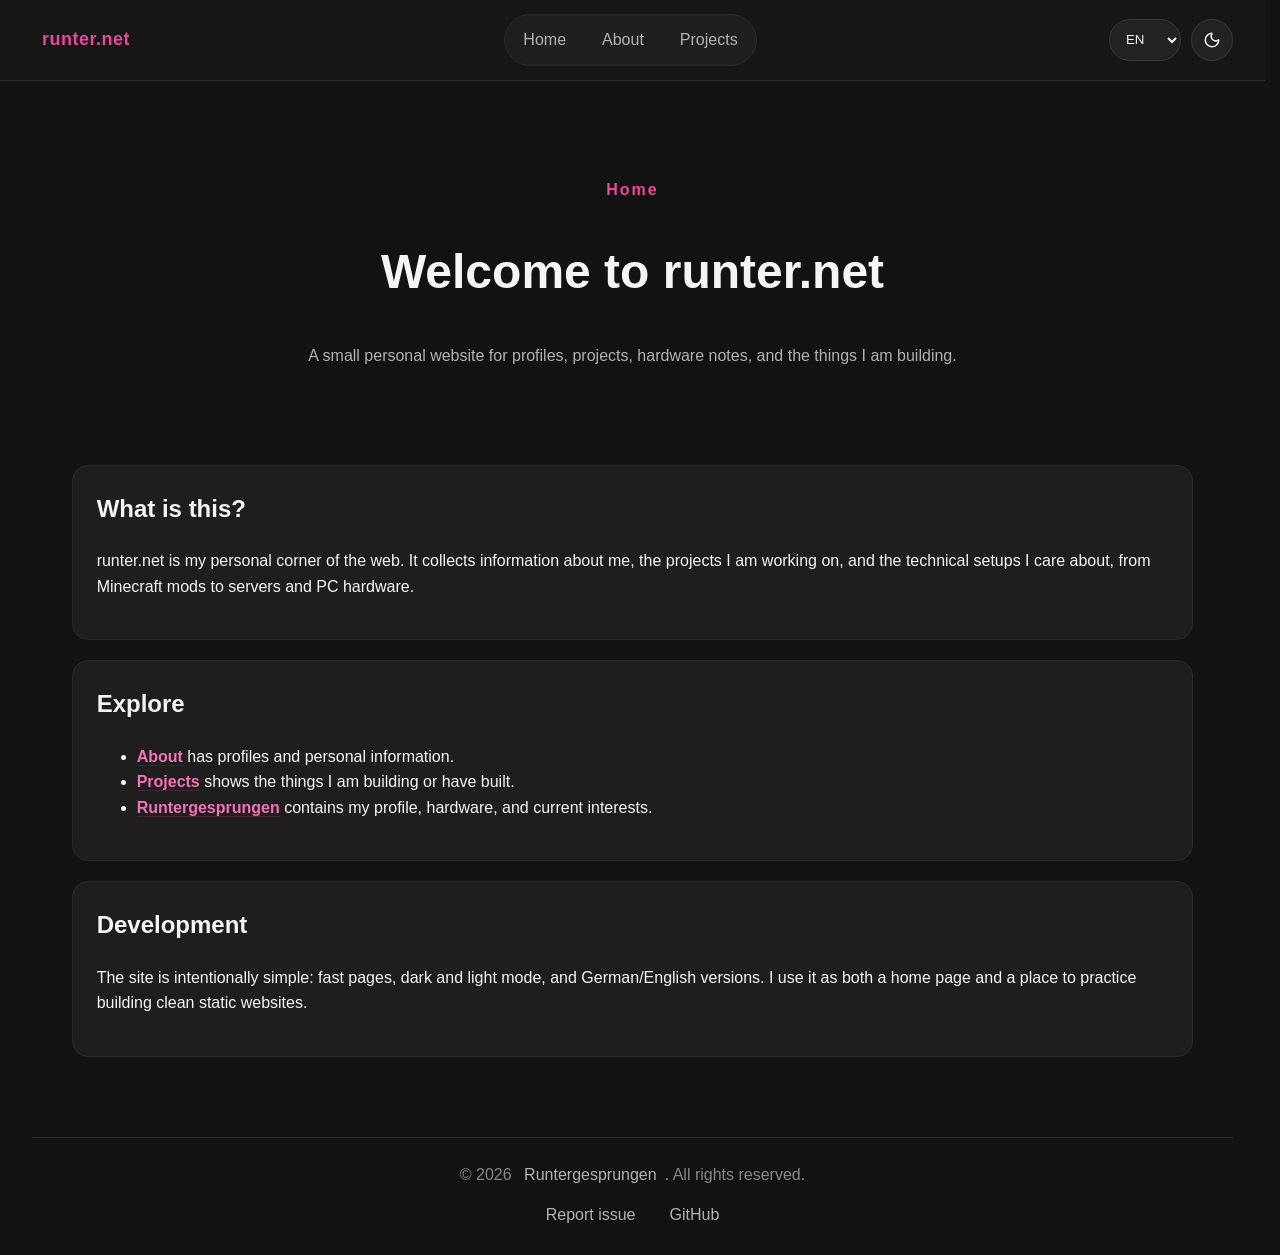
<file: index.html>
<!DOCTYPE html>
<html lang="en">
<head>
  <meta charset="UTF-8" />
  <meta name="viewport" content="width=device-width, initial-scale=1.0" />
  <title>runter.net</title>

  <script>
    (function () {
      const supportedLanguages = ["de", "en"];
      const defaultLanguage = "en";

      function getStoredLanguage() {
        try {
          return localStorage.getItem("lang");
        } catch (error) {
          return null;
        }
      }

      function getBrowserLanguage() {
        const languages = navigator.languages && navigator.languages.length
          ? navigator.languages
          : [navigator.language];

        for (const language of languages) {
          const shortLanguage = String(language).toLowerCase().split("-")[0];

          if (supportedLanguages.includes(shortLanguage)) {
            return shortLanguage;
          }
        }

        return defaultLanguage;
      }

      const storedLanguage = getStoredLanguage();
      const language = supportedLanguages.includes(storedLanguage)
        ? storedLanguage
        : getBrowserLanguage();

      window.location.replace(`/${language}/`);
    })();
  </script>

  <meta http-equiv="refresh" content="0; url=/en/" />
  <link rel="stylesheet" href="/style.css" />
</head>
<body>
  <main>
    <section class="card">
      <h1>runter.net</h1>
      <p>Choose a language:</p>
      <p>
        <a href="/en/">English</a>
        <a href="/de/">Deutsch</a>
      </p>
    </section>
  </main>
</body>
</html>
</file>
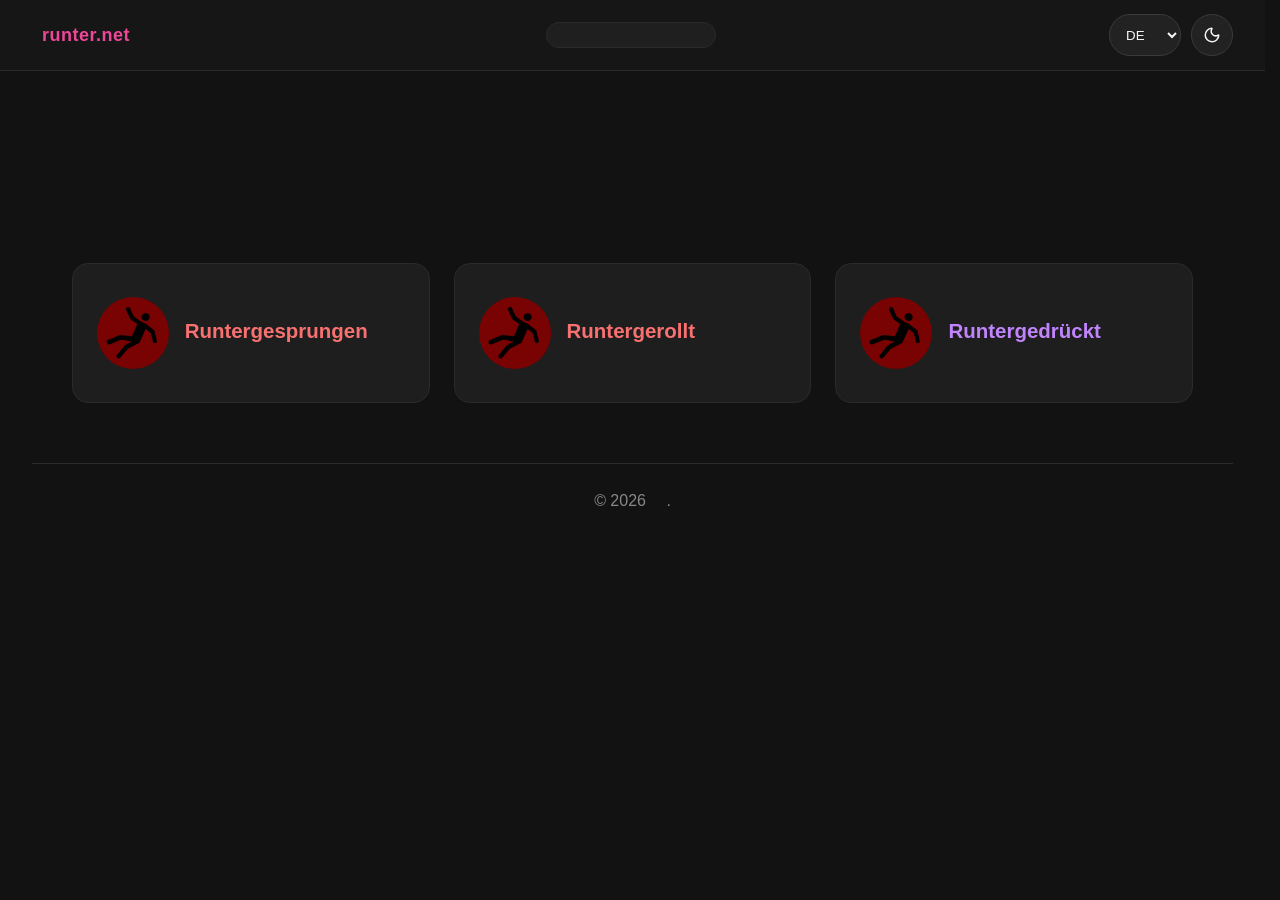
<file: about/index.html>
<!DOCTYPE html>
<html lang="de">
<head>
  <meta charset="UTF-8" />
  <meta name="viewport" content="width=device-width, initial-scale=1.0" />
  <title>About | runter.net</title>

  <script>
  if (localStorage.getItem("theme") === "light") {
    document.documentElement.classList.add("light-theme-loading");
  }
  </script>

  <link rel="stylesheet" href="../style.css" />
</head>
<body data-page="about">

  <nav class="navbar">
    <a class="logo" href="../">runter.net</a>

    <div class="nav-links">
      <a href="../" data-i18n="nav.home"></a>
      <a href="./" data-i18n="nav.about"></a>
    </div>

    <div class="nav-actions">
      <select id="lang-select" aria-label="Language">
        <option value="de">DE</option>
        <option value="en">EN</option>
      </select>

      <button id="theme-toggle" type="button" data-i18n-aria="theme.toggle">
        <span class="theme-icon"></span>
      </button>
    </div>
  </nav>

  <header class="hero">
    <p class="tag" data-i18n="about.tag"></p>
    <h1 data-i18n="about.title"></h1>
    <p class="subtitle" data-i18n="about.subtitle"></p>
  </header>

  <main>
    <section class="member-list">

      <a class="member-card red" href="runtergesprungen/">
        <img class="profile-picture" src="../assets/profile-placeholder.png" alt="Runtergesprungen" />
        <div>
          <h2>Runtergesprungen</h2>
          <p data-i18n="about.placeholder"></p>
        </div>
      </a>

      <a class="member-card red" href="#">
        <img class="profile-picture" src="../assets/profile-placeholder.png" alt="Runtergerollt" />
        <div>
          <h2>Runtergerollt</h2>
          <p data-i18n="about.placeholder"></p>
        </div>
      </a>

      <a class="member-card purple" href="#">
        <img class="profile-picture" src="../assets/profile-placeholder.png" alt="Runtergedrückt" />
        <div>
          <h2>Runtergedrückt</h2>
          <p data-i18n="about.placeholder"></p>
        </div>
      </a>

    </section>
  </main>

  <footer class="footer">
    <p>
      © 2026
      <a href="/about/runtergesprungen/" data-i18n="footer.name"></a>.
      <span data-i18n="footer.rights"></span>
    </p>

    <div class="footer-links">
      <a href="https://github.com/Runtergesprungen/runter-net/issues" target="_blank" rel="noopener noreferrer" data-i18n="footer.report"></a>
      <a href="https://github.com/Runtergesprungen" target="_blank" rel="noopener noreferrer" data-i18n="footer.github"></a>
    </div>
  </footer>

  <script src="../script.js"></script>
</body>
</html>
</file>
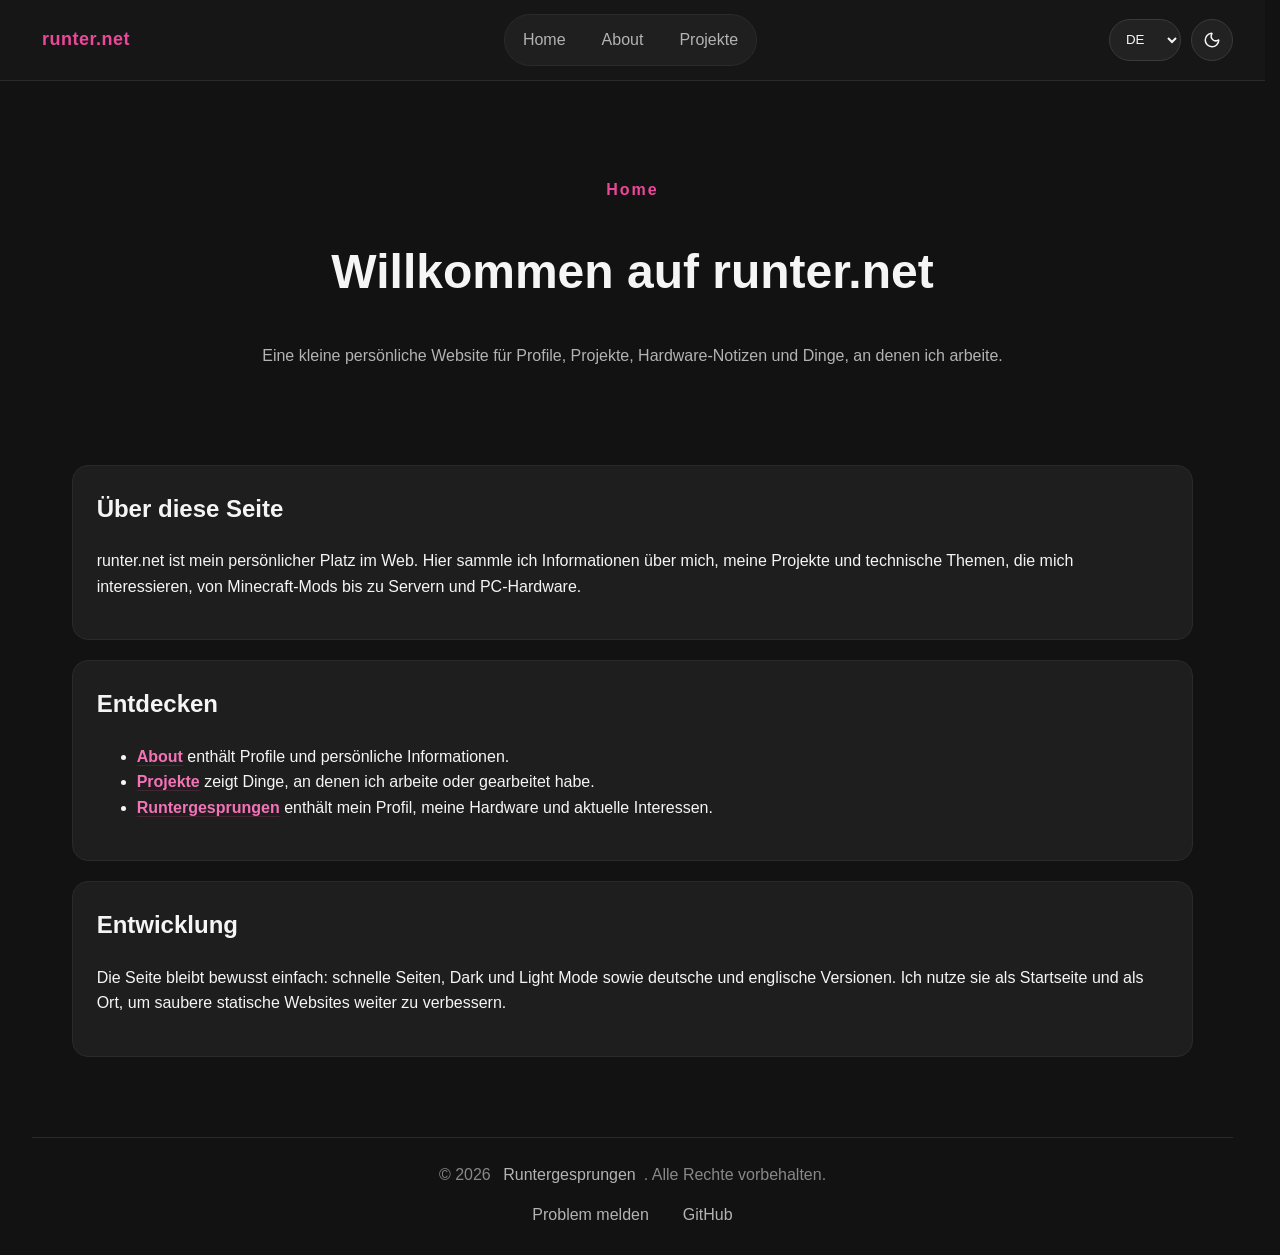
<file: de/index.html>
<!DOCTYPE html>
<html lang="de">
<head>
  <meta charset="UTF-8" />
  <meta name="viewport" content="width=device-width, initial-scale=1.0" />
  <title>runter.net</title>

  <script src="/theme-preload.js"></script>
  <link rel="stylesheet" href="/style.css" />
</head>
<body data-page="home">

  <nav class="navbar">
    <a class="logo" href="/de/">runter.net</a>

    <div class="nav-links">
      <a href="/de/">Home</a>
      <a href="/de/about/">About</a>
      <a href="/de/projects/">Projekte</a>
    </div>

    <div class="nav-actions">
      <select id="lang-select" aria-label="Sprache">
        <option value="de" selected>DE</option>
        <option value="en">EN</option>
      </select>

      <button id="theme-toggle" type="button" aria-label="Theme wechseln">
        <span class="theme-icon"></span>
      </button>
    </div>
  </nav>

  <header class="hero">
    <p class="tag">Home</p>
    <h1>Willkommen auf runter.net</h1>
    <p class="subtitle">Eine kleine pers&ouml;nliche Website f&uuml;r Profile, Projekte, Hardware-Notizen und Dinge, an denen ich arbeite.</p>
  </header>

  <main>
    <section class="card">
      <h2>&Uuml;ber diese Seite</h2>
      <p>runter.net ist mein pers&ouml;nlicher Platz im Web. Hier sammle ich Informationen &uuml;ber mich, meine Projekte und technische Themen, die mich interessieren, von Minecraft-Mods bis zu Servern und PC-Hardware.</p>
    </section>

    <section class="card">
      <h2>Entdecken</h2>
      <ul>
        <li><a href="/de/about/">About</a> enth&auml;lt Profile und pers&ouml;nliche Informationen.</li>
        <li><a href="/de/projects/">Projekte</a> zeigt Dinge, an denen ich arbeite oder gearbeitet habe.</li>
        <li><a href="/de/about/runtergesprungen/">Runtergesprungen</a> enth&auml;lt mein Profil, meine Hardware und aktuelle Interessen.</li>
      </ul>
    </section>

    <section class="card">
      <h2>Entwicklung</h2>
      <p>Die Seite bleibt bewusst einfach: schnelle Seiten, Dark und Light Mode sowie deutsche und englische Versionen. Ich nutze sie als Startseite und als Ort, um saubere statische Websites weiter zu verbessern.</p>
    </section>
  </main>

  <footer class="footer">
    <p>
      &copy; 2026
      <a href="/de/about/runtergesprungen/">Runtergesprungen</a>.
      <span>Alle Rechte vorbehalten.</span>
    </p>

    <div class="footer-links">
      <a href="https://github.com/Runtergesprungen/runter-net/issues" target="_blank" rel="noopener noreferrer">Problem melden</a>
      <a href="https://github.com/Runtergesprungen" target="_blank" rel="noopener noreferrer">GitHub</a>
    </div>
  </footer>

  <script src="/script.js"></script>
</body>
</html>
</file>
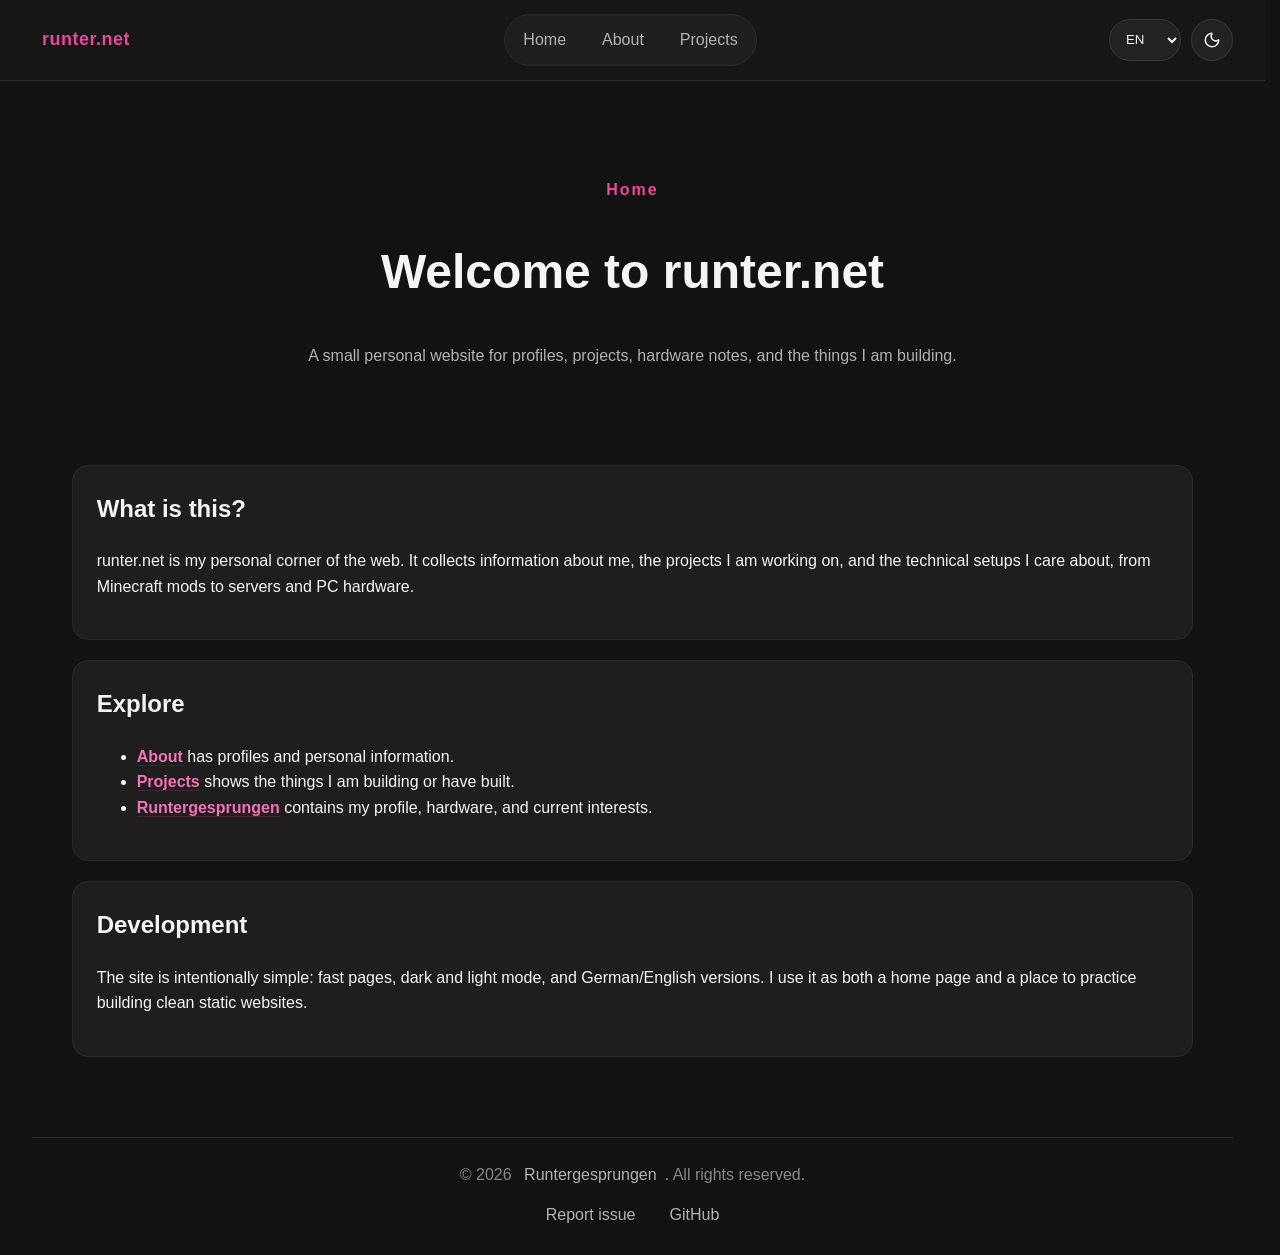
<file: en/index.html>
<!DOCTYPE html>
<html lang="en">
<head>
  <meta charset="UTF-8" />
  <meta name="viewport" content="width=device-width, initial-scale=1.0" />
  <title>runter.net</title>

  <script src="/theme-preload.js"></script>
  <link rel="stylesheet" href="/style.css" />
</head>
<body data-page="home">

  <nav class="navbar">
    <a class="logo" href="/en/">runter.net</a>

    <div class="nav-links">
      <a href="/en/">Home</a>
      <a href="/en/about/">About</a>
      <a href="/en/projects/">Projects</a>
    </div>

    <div class="nav-actions">
      <select id="lang-select" aria-label="Language">
        <option value="de">DE</option>
        <option value="en" selected>EN</option>
      </select>

      <button id="theme-toggle" type="button" aria-label="Toggle theme">
        <span class="theme-icon"></span>
      </button>
    </div>
  </nav>

  <header class="hero">
    <p class="tag">Home</p>
    <h1>Welcome to runter.net</h1>
    <p class="subtitle">A small personal website for profiles, projects, hardware notes, and the things I am building.</p>
  </header>

  <main>
    <section class="card">
      <h2>What is this?</h2>
      <p>runter.net is my personal corner of the web. It collects information about me, the projects I am working on, and the technical setups I care about, from Minecraft mods to servers and PC hardware.</p>
    </section>

    <section class="card">
      <h2>Explore</h2>
      <ul>
        <li><a href="/en/about/">About</a> has profiles and personal information.</li>
        <li><a href="/en/projects/">Projects</a> shows the things I am building or have built.</li>
        <li><a href="/en/about/runtergesprungen/">Runtergesprungen</a> contains my profile, hardware, and current interests.</li>
      </ul>
    </section>

    <section class="card">
      <h2>Development</h2>
      <p>The site is intentionally simple: fast pages, dark and light mode, and German/English versions. I use it as both a home page and a place to practice building clean static websites.</p>
    </section>
  </main>

  <footer class="footer">
    <p>
      &copy; 2026
      <a href="/en/about/runtergesprungen/">Runtergesprungen</a>.
      <span>All rights reserved.</span>
    </p>

    <div class="footer-links">
      <a href="https://github.com/Runtergesprungen/runter-net/issues" target="_blank" rel="noopener noreferrer">Report issue</a>
      <a href="https://github.com/Runtergesprungen" target="_blank" rel="noopener noreferrer">GitHub</a>
    </div>
  </footer>

  <script src="/script.js"></script>
</body>
</html>
</file>
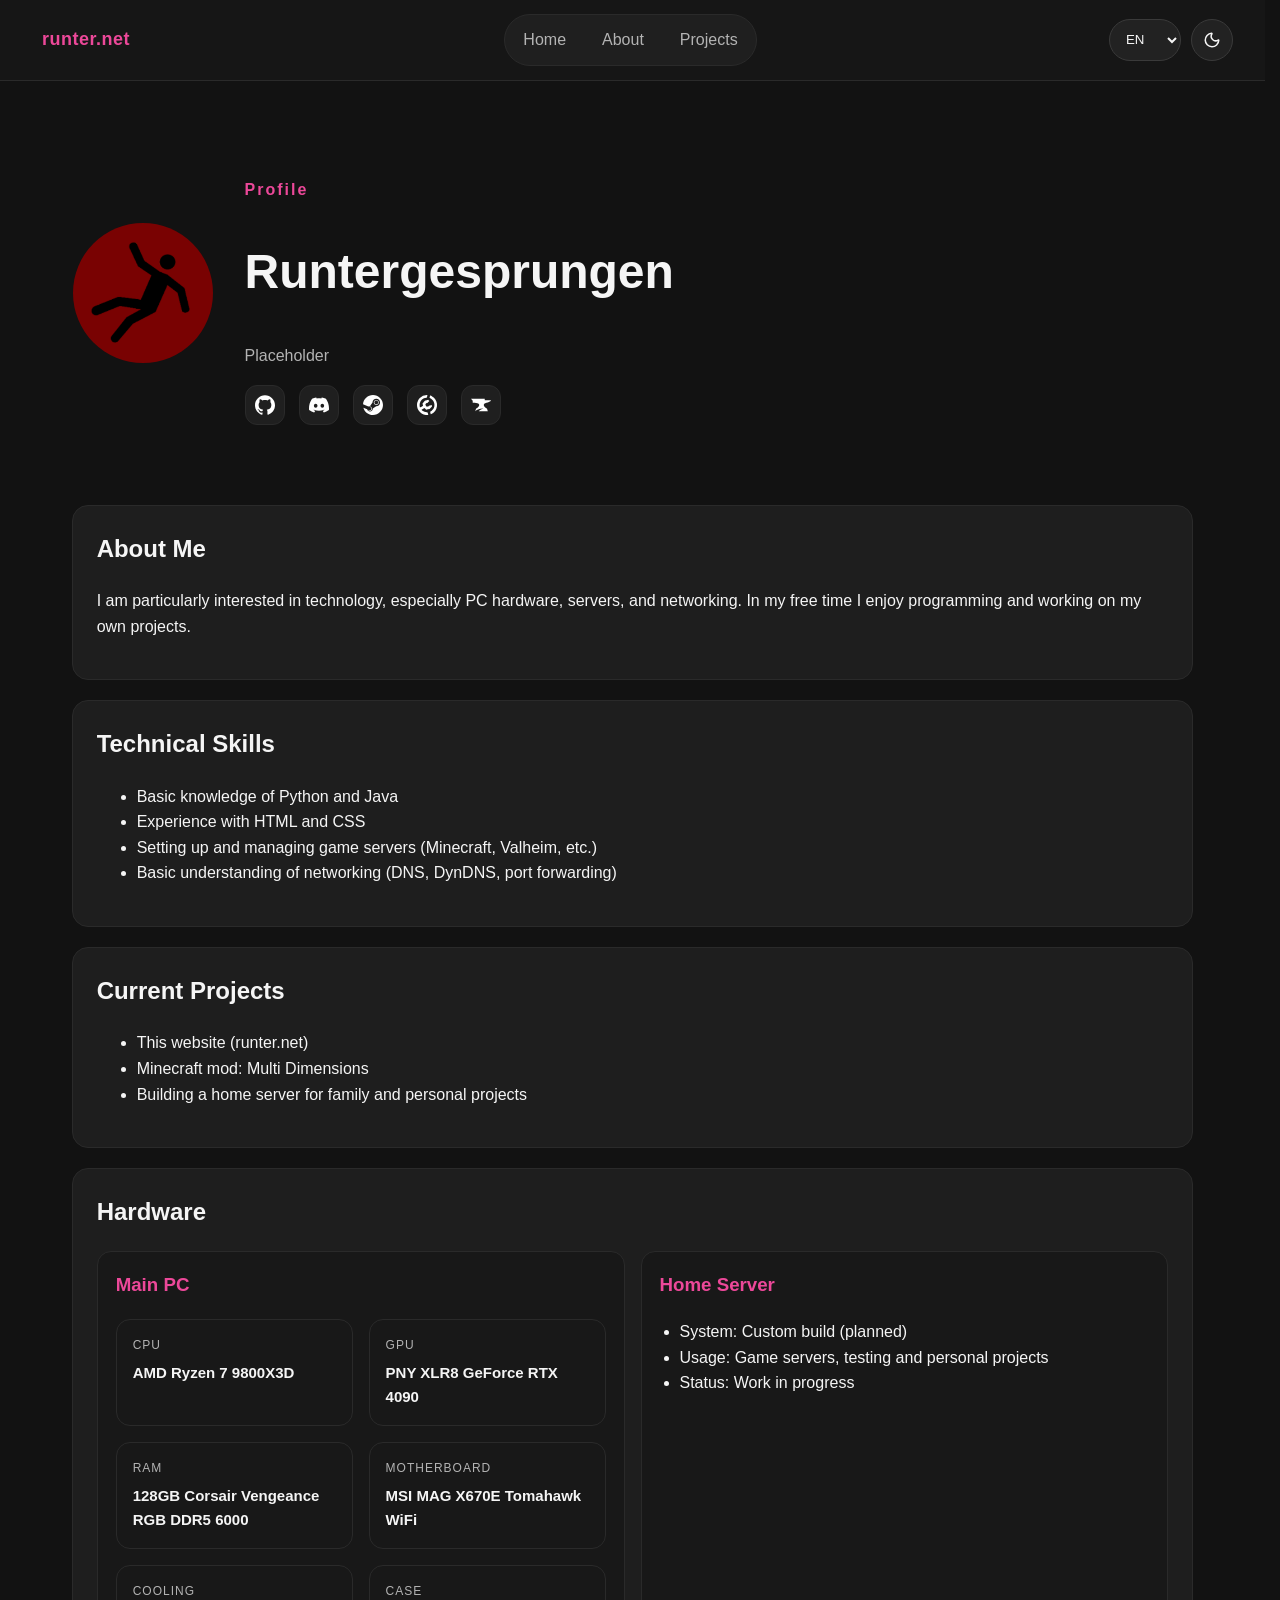
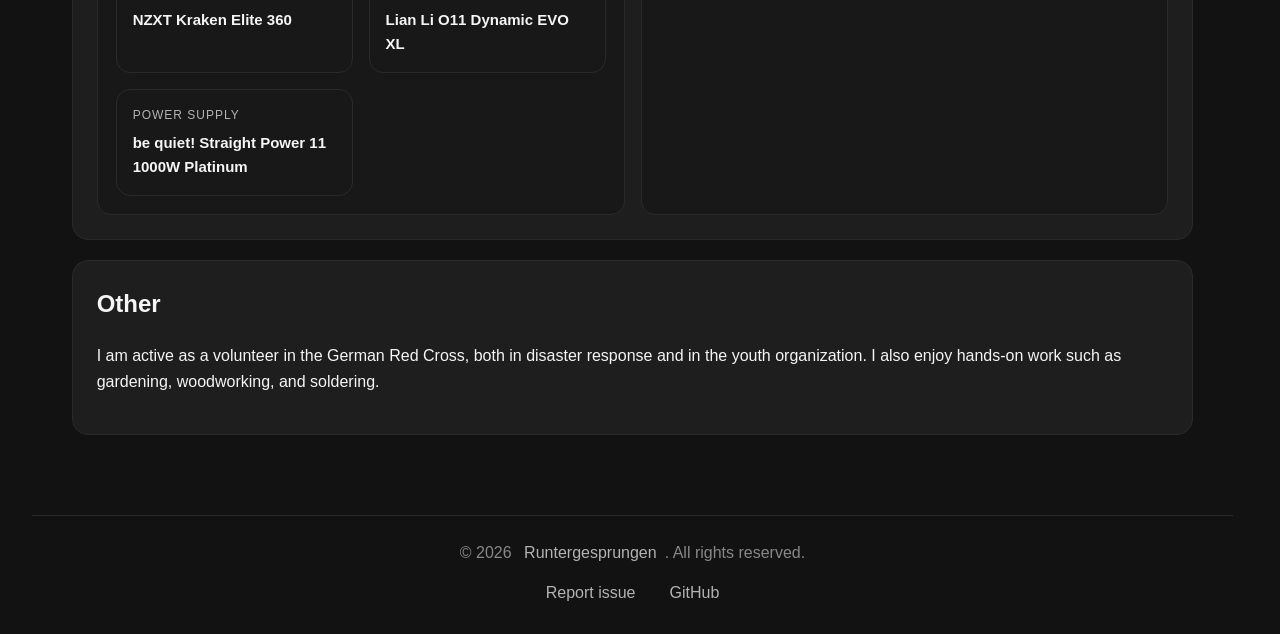
<file: about/runtergesprungen/index.html>
<!DOCTYPE html>
<html lang="en">
<head>
  <meta charset="UTF-8" />
  <meta name="viewport" content="width=device-width, initial-scale=1.0" />
  <title>Runtergesprungen | runter.net</title>

  <script src="/theme-preload.js"></script>
  <link rel="stylesheet" href="/style.css" />
</head>
<body data-page="profile-runtergesprungen">

  <nav class="navbar">
    <a class="logo" href="/en/">runter.net</a>

    <div class="nav-links">
      <a href="/en/" data-i18n="nav.home">Home</a>
      <a href="/en/about/" data-i18n="nav.about">About</a>
      <a href="/en/projects/" data-i18n="nav.projects">Projects</a>
    </div>

    <div class="nav-actions">
      <select id="lang-select" aria-label="Language">
        <option value="de">DE</option>
        <option value="en" selected>EN</option>
      </select>

      <button id="theme-toggle" type="button" aria-label="Toggle theme" data-i18n-aria="theme.toggle">
        <span class="theme-icon"></span>
      </button>
    </div>
  </nav>

  <header class="profile-hero">
    <img class="profile-large" src="/assets/profile-placeholder.png" alt="Runtergesprungen" />

    <div>
      <p class="tag" data-i18n="profile.tag">Profile</p>
      <h1 data-i18n="profile.name">Runtergesprungen</h1>
      <p class="subtitle" data-i18n="profile.subtitle">Placeholder</p>

      <div class="profile-links">
        <a href="https://github.com/Runtergesprungen" target="_blank" rel="noopener noreferrer" aria-label="GitHub" data-tooltip="GitHub">
          <img src="/assets/icons/github.svg" alt="GitHub">
        </a>

        <a href="https://discord.com/users/479984111671312385" target="_blank" rel="noopener noreferrer" aria-label="Discord" data-tooltip="Discord">
          <img src="/assets/icons/discord.svg" alt="Discord">
        </a>

        <a href="https://steamcommunity.com/id/Runtergesprungen/" target="_blank" rel="noopener noreferrer" aria-label="Steam" data-tooltip="Steam">
          <img src="/assets/icons/steam.svg" alt="Steam">
        </a>

        <a href="https://modrinth.com/user/Runtergesprungen" target="_blank" rel="noopener noreferrer" aria-label="Modrinth" data-tooltip="Modrinth">
          <img src="/assets/icons/modrinth.svg" alt="Modrinth">
        </a>

        <a href="https://www.curseforge.com/members/runtergesprungen/projects" target="_blank" rel="noopener noreferrer" aria-label="CurseForge" data-tooltip="CurseForge">
          <img src="/assets/icons/curseforge.svg" alt="CurseForge">
        </a>
      </div>
    </div>
  </header>

  <main>
    <section class="card">
      <h2 data-i18n="profile.aboutTitle">About Me</h2>
      <p data-i18n="profile.aboutText">I am particularly interested in technology, especially PC hardware, servers, and networking. In my free time I enjoy programming and working on my own projects.</p>
    </section>

    <section class="card">
      <h2 data-i18n="profile.techTitle">Technical Skills</h2>
      <ul>
        <li data-i18n="profile.tech1">Basic knowledge of Python and Java</li>
        <li data-i18n="profile.tech2">Experience with HTML and CSS</li>
        <li data-i18n="profile.tech3">Setting up and managing game servers (Minecraft, Valheim, etc.)</li>
        <li data-i18n="profile.tech4">Basic understanding of networking (DNS, DynDNS, port forwarding)</li>
      </ul>
    </section>

    <section class="card">
      <h2 data-i18n="profile.projectsTitle">Current Projects</h2>
      <ul>
        <li data-i18n="profile.project1">This website (runter.net)</li>
        <li data-i18n="profile.project2">Minecraft mod: Multi Dimensions</li>
        <li data-i18n="profile.project3">Building a home server for family and personal projects</li>
      </ul>
    </section>

    <section class="card">
      <h2 data-i18n="profile.hardwareTitle">Hardware</h2>

      <div class="hardware-grid">
        <div class="hardware-box">
          <h3 data-i18n="profile.hardwareMainTitle">Main PC</h3>

          <div class="spec-grid">
            <div class="spec-card">
              <span class="spec-label" data-i18n="profile.label.cpu">CPU</span>
              <strong data-i18n="profile.hardwareMain1">AMD Ryzen 7 9800X3D</strong>
            </div>

            <div class="spec-card">
              <span class="spec-label" data-i18n="profile.label.gpu">GPU</span>
              <strong data-i18n="profile.hardwareMain2">PNY XLR8 GeForce RTX 4090</strong>
            </div>

            <div class="spec-card">
              <span class="spec-label" data-i18n="profile.label.ram">RAM</span>
              <strong data-i18n="profile.hardwareMain3">128GB Corsair Vengeance RGB DDR5 6000</strong>
            </div>

            <div class="spec-card">
              <span class="spec-label" data-i18n="profile.label.mainboard">Motherboard</span>
              <strong data-i18n="profile.hardwareMain4">MSI MAG X670E Tomahawk WiFi</strong>
            </div>

            <div class="spec-card">
              <span class="spec-label" data-i18n="profile.label.cooling">Cooling</span>
              <strong data-i18n="profile.hardwareMain5">NZXT Kraken Elite 360</strong>
            </div>

            <div class="spec-card">
              <span class="spec-label" data-i18n="profile.label.case">Case</span>
              <strong data-i18n="profile.hardwareMain6">Lian Li O11 Dynamic EVO XL</strong>
            </div>

            <div class="spec-card">
              <span class="spec-label" data-i18n="profile.label.psu">Power Supply</span>
              <strong data-i18n="profile.hardwareMain7">be quiet! Straight Power 11 1000W Platinum</strong>
            </div>
          </div>
        </div>

        <div class="hardware-box">
          <h3 data-i18n="profile.hardwareServerTitle">Home Server</h3>
          <ul>
            <li data-i18n="profile.hardwareServer1">System: Custom build (planned)</li>
            <li data-i18n="profile.hardwareServer2">Usage: Game servers, testing and personal projects</li>
            <li data-i18n="profile.hardwareServer3">Status: Work in progress</li>
          </ul>
        </div>
      </div>
    </section>

    <section class="card">
      <h2 data-i18n="profile.personalTitle">Other</h2>
      <p data-i18n="profile.personalText">I am active as a volunteer in the German Red Cross, both in disaster response and in the youth organization. I also enjoy hands-on work such as gardening, woodworking, and soldering.</p>
    </section>
  </main>

  <footer class="footer">
    <p>
      &copy; 2026
      <a href="/en/about/runtergesprungen/" data-i18n="footer.name">Runtergesprungen</a>.
      <span data-i18n="footer.rights">All rights reserved.</span>
    </p>

    <div class="footer-links">
      <a href="https://github.com/Runtergesprungen/runter-net/issues" target="_blank" rel="noopener noreferrer" data-i18n="footer.report">Report issue</a>
      <a href="https://github.com/Runtergesprungen" target="_blank" rel="noopener noreferrer" data-i18n="footer.github">GitHub</a>
    </div>
  </footer>

  <script src="/script.js"></script>
</body>
</html>
</file>
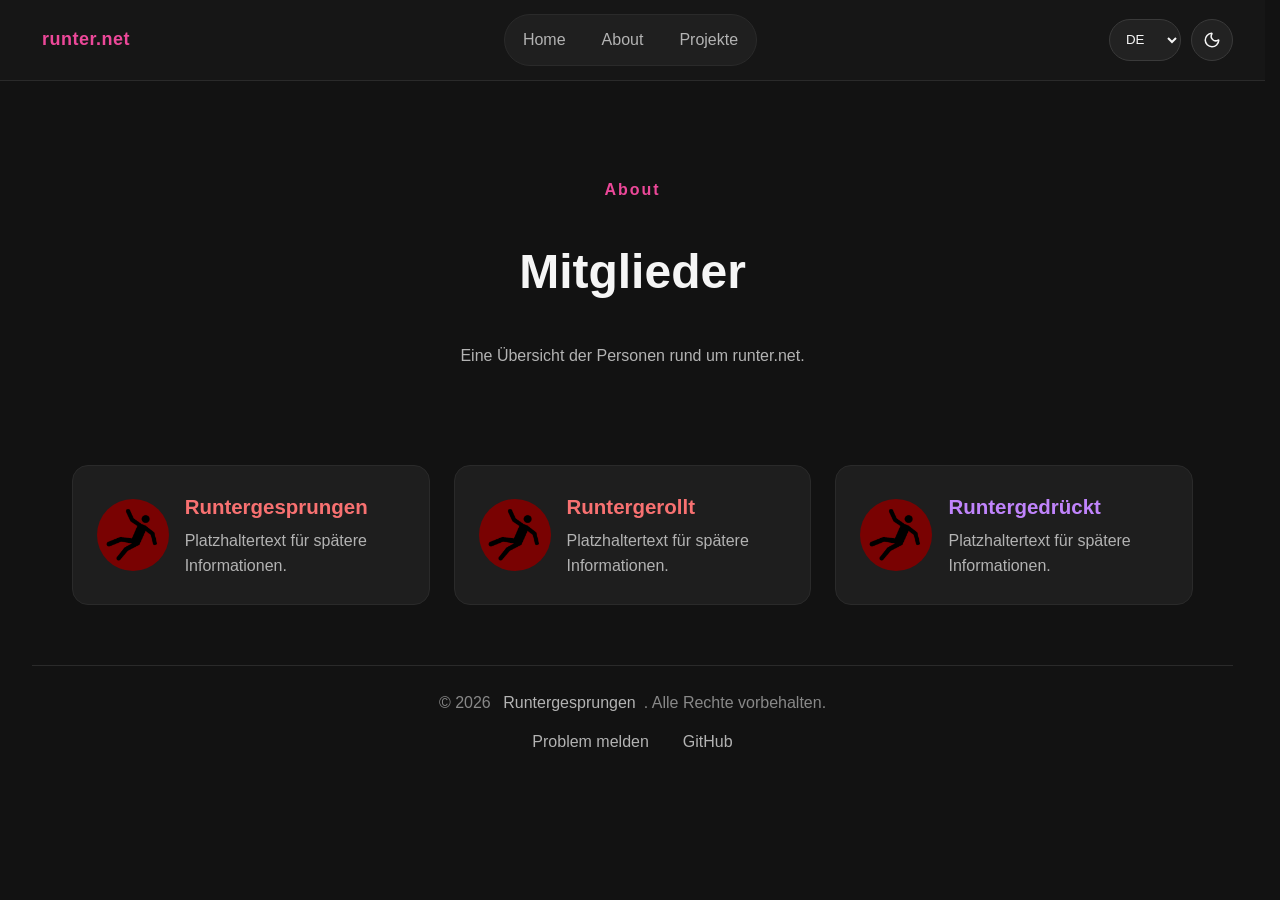
<file: de/about/index.html>
<!DOCTYPE html>
<html lang="de">
<head>
  <meta charset="UTF-8" />
  <meta name="viewport" content="width=device-width, initial-scale=1.0" />
  <title>About | runter.net</title>

  <script src="/theme-preload.js"></script>
  <link rel="stylesheet" href="/style.css" />
</head>
<body data-page="about">

  <nav class="navbar">
    <a class="logo" href="/de/">runter.net</a>

    <div class="nav-links">
      <a href="/de/">Home</a>
      <a href="/de/about/">About</a>
      <a href="/de/projects/">Projekte</a>
    </div>

    <div class="nav-actions">
      <select id="lang-select" aria-label="Sprache">
        <option value="de" selected>DE</option>
        <option value="en">EN</option>
      </select>

      <button id="theme-toggle" type="button" aria-label="Theme wechseln">
        <span class="theme-icon"></span>
      </button>
    </div>
  </nav>

  <header class="hero">
    <p class="tag">About</p>
    <h1>Mitglieder</h1>
    <p class="subtitle">Eine &Uuml;bersicht der Personen rund um runter.net.</p>
  </header>

  <main>
    <section class="member-list">
      <a class="member-card red" href="/de/about/runtergesprungen/">
        <img class="profile-picture" src="/assets/profile-placeholder.png" alt="Runtergesprungen" />
        <div>
          <h2>Runtergesprungen</h2>
          <p>Platzhaltertext f&uuml;r sp&auml;tere Informationen.</p>
        </div>
      </a>

      <a class="member-card red" href="#">
        <img class="profile-picture" src="/assets/profile-placeholder.png" alt="Runtergerollt" />
        <div>
          <h2>Runtergerollt</h2>
          <p>Platzhaltertext f&uuml;r sp&auml;tere Informationen.</p>
        </div>
      </a>

      <a class="member-card purple" href="#">
        <img class="profile-picture" src="/assets/profile-placeholder.png" alt="Runtergedr&uuml;ckt" />
        <div>
          <h2>Runtergedr&uuml;ckt</h2>
          <p>Platzhaltertext f&uuml;r sp&auml;tere Informationen.</p>
        </div>
      </a>
    </section>
  </main>

  <footer class="footer">
    <p>
      &copy; 2026
      <a href="/de/about/runtergesprungen/">Runtergesprungen</a>.
      <span>Alle Rechte vorbehalten.</span>
    </p>

    <div class="footer-links">
      <a href="https://github.com/Runtergesprungen/runter-net/issues" target="_blank" rel="noopener noreferrer">Problem melden</a>
      <a href="https://github.com/Runtergesprungen" target="_blank" rel="noopener noreferrer">GitHub</a>
    </div>
  </footer>

  <script src="/script.js"></script>
</body>
</html>
</file>
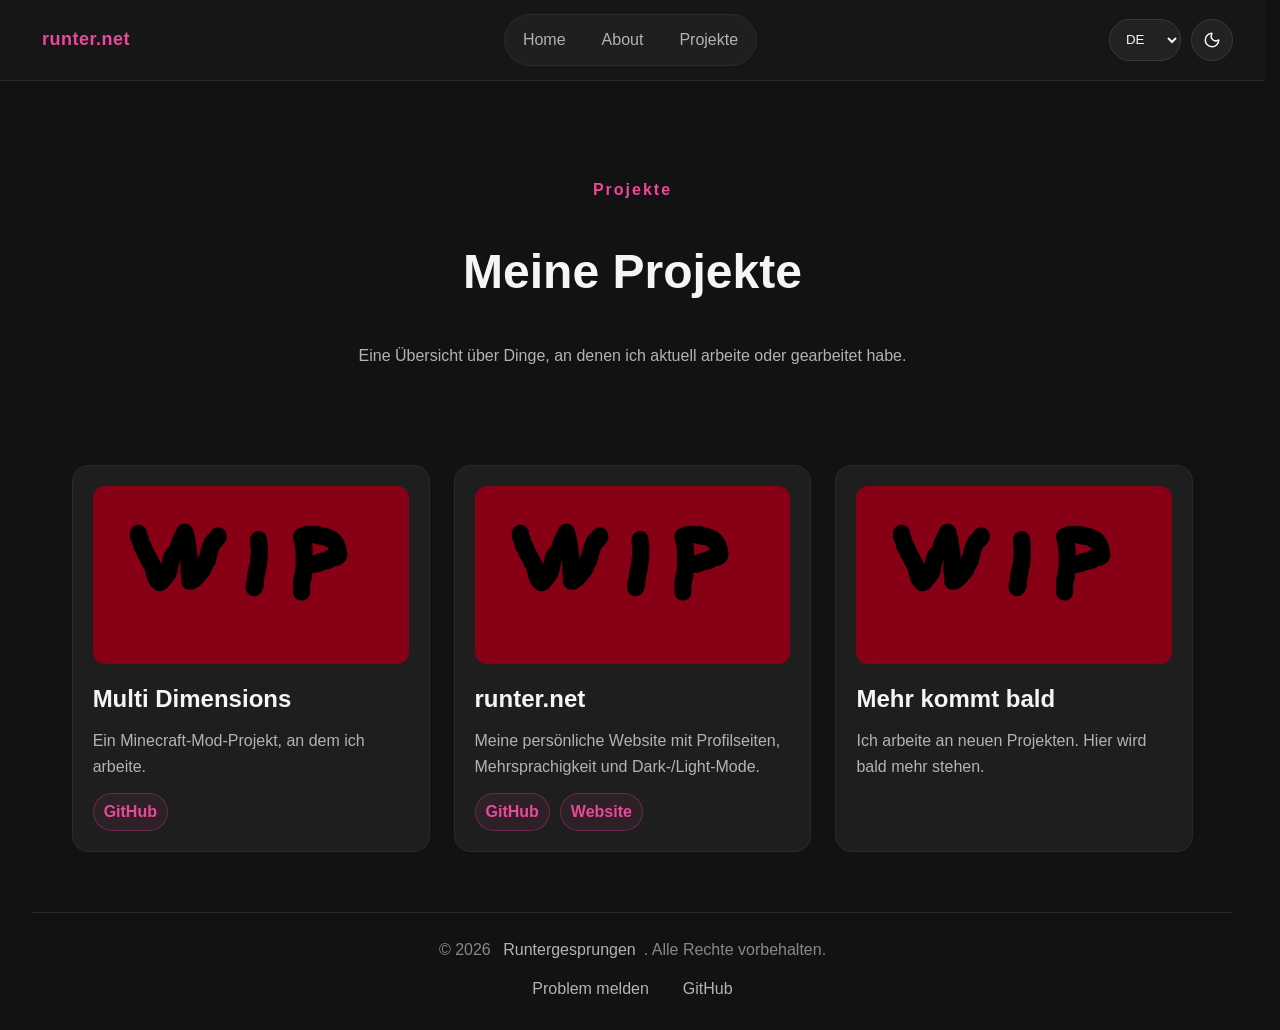
<file: de/projects/index.html>
<!DOCTYPE html>
<html lang="de">
<head>
  <meta charset="UTF-8" />
  <meta name="viewport" content="width=device-width, initial-scale=1.0" />
  <title>Projekte | runter.net</title>

  <script src="/theme-preload.js"></script>
  <link rel="stylesheet" href="/style.css" />
</head>
<body data-page="projects">

  <nav class="navbar">
    <a class="logo" href="/de/">runter.net</a>

    <div class="nav-links">
      <a href="/de/">Home</a>
      <a href="/de/about/">About</a>
      <a href="/de/projects/">Projekte</a>
    </div>

    <div class="nav-actions">
      <select id="lang-select" aria-label="Sprache">
        <option value="de" selected>DE</option>
        <option value="en">EN</option>
      </select>

      <button id="theme-toggle" type="button" aria-label="Theme wechseln">
        <span class="theme-icon"></span>
      </button>
    </div>
  </nav>

  <header class="hero">
    <p class="tag">Projekte</p>
    <h1>Meine Projekte</h1>
    <p class="subtitle">Eine &Uuml;bersicht &uuml;ber Dinge, an denen ich aktuell arbeite oder gearbeitet habe.</p>
  </header>

  <main>
    <section class="project-grid">
      <article class="project-card">
        <img class="project-image" src="/assets/projects/multi-dimensions.png" alt="Multi Dimensions Vorschau" />

        <div class="project-content">
          <h2>Multi Dimensions</h2>
          <p>Ein Minecraft-Mod-Projekt, an dem ich arbeite.</p>

          <div class="project-links">
            <a href="https://github.com/Runtergesprungen/Fabric-Multi-Dimensions" target="_blank" rel="noopener noreferrer">
              GitHub
            </a>
          </div>
        </div>
      </article>

      <article class="project-card">
        <img class="project-image" src="/assets/projects/runter-net.png" alt="runter.net Vorschau" />

        <div class="project-content">
          <h2>runter.net</h2>
          <p>Meine pers&ouml;nliche Website mit Profilseiten, Mehrsprachigkeit und Dark-/Light-Mode.</p>

          <div class="project-links">
            <a href="https://github.com/Runtergesprungen/runter-net" target="_blank" rel="noopener noreferrer">
              GitHub
            </a>

            <a href="/de/" target="_blank" rel="noopener noreferrer">
              Website
            </a>
          </div>
        </div>
      </article>

      <article class="project-card project-placeholder">
        <img class="project-image" src="/assets/projects/placeholder.png" alt="Platzhalterbild" />

        <div class="project-content">
          <h2>Mehr kommt bald</h2>
          <p>Ich arbeite an neuen Projekten. Hier wird bald mehr stehen.</p>
        </div>
      </article>
    </section>
  </main>

  <footer class="footer">
    <p>
      &copy; 2026
      <a href="/de/about/runtergesprungen/">Runtergesprungen</a>.
      <span>Alle Rechte vorbehalten.</span>
    </p>

    <div class="footer-links">
      <a href="https://github.com/Runtergesprungen/runter-net/issues" target="_blank" rel="noopener noreferrer">Problem melden</a>
      <a href="https://github.com/Runtergesprungen" target="_blank" rel="noopener noreferrer">GitHub</a>
    </div>
  </footer>

  <script src="/script.js"></script>
</body>
</html>
</file>
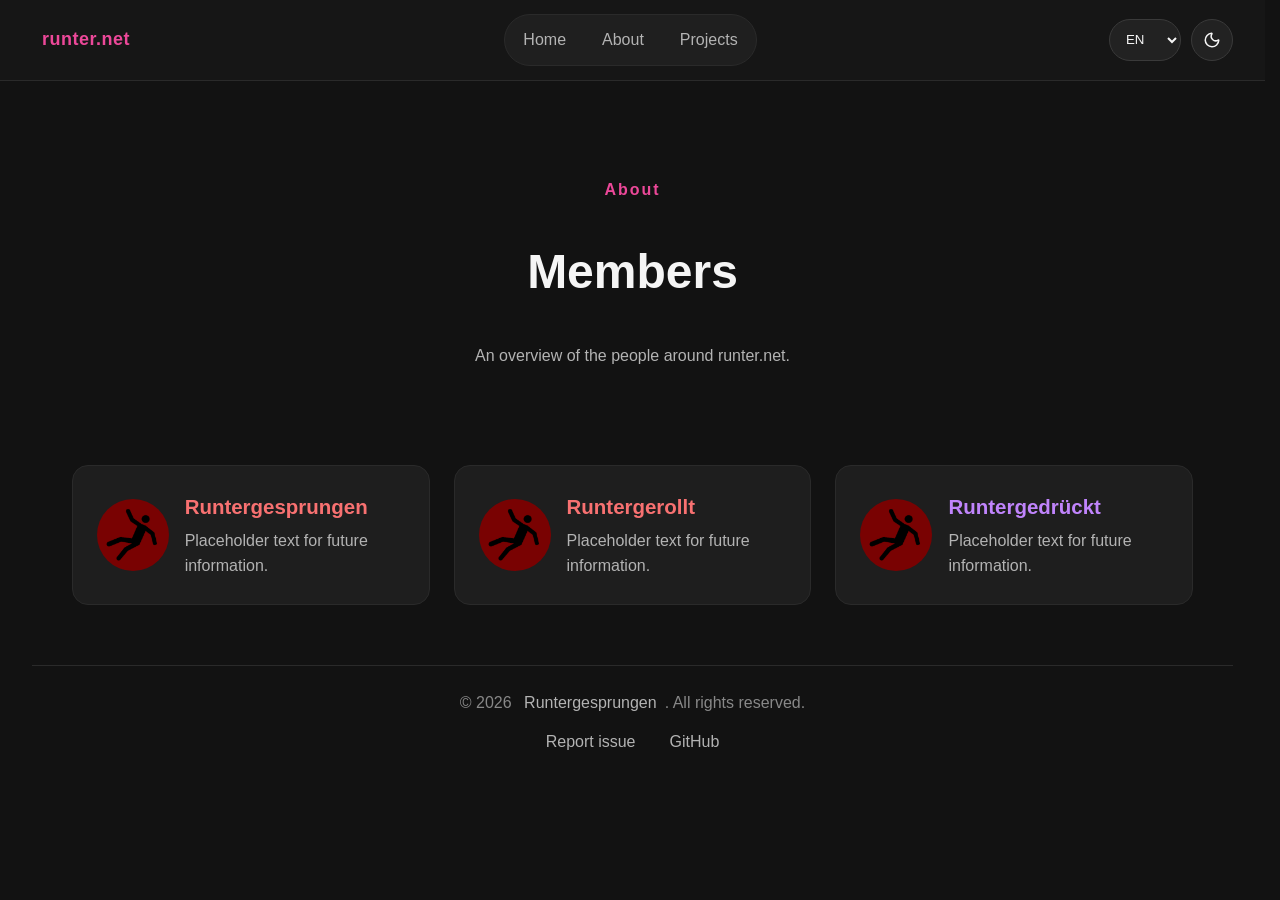
<file: en/about/index.html>
<!DOCTYPE html>
<html lang="en">
<head>
  <meta charset="UTF-8" />
  <meta name="viewport" content="width=device-width, initial-scale=1.0" />
  <title>About | runter.net</title>

  <script src="/theme-preload.js"></script>
  <link rel="stylesheet" href="/style.css" />
</head>
<body data-page="about">

  <nav class="navbar">
    <a class="logo" href="/en/">runter.net</a>

    <div class="nav-links">
      <a href="/en/">Home</a>
      <a href="/en/about/">About</a>
      <a href="/en/projects/">Projects</a>
    </div>

    <div class="nav-actions">
      <select id="lang-select" aria-label="Language">
        <option value="de">DE</option>
        <option value="en" selected>EN</option>
      </select>

      <button id="theme-toggle" type="button" aria-label="Toggle theme">
        <span class="theme-icon"></span>
      </button>
    </div>
  </nav>

  <header class="hero">
    <p class="tag">About</p>
    <h1>Members</h1>
    <p class="subtitle">An overview of the people around runter.net.</p>
  </header>

  <main>
    <section class="member-list">
      <a class="member-card red" href="/en/about/runtergesprungen/">
        <img class="profile-picture" src="/assets/profile-placeholder.png" alt="Runtergesprungen" />
        <div>
          <h2>Runtergesprungen</h2>
          <p>Placeholder text for future information.</p>
        </div>
      </a>

      <a class="member-card red" href="#">
        <img class="profile-picture" src="/assets/profile-placeholder.png" alt="Runtergerollt" />
        <div>
          <h2>Runtergerollt</h2>
          <p>Placeholder text for future information.</p>
        </div>
      </a>

      <a class="member-card purple" href="#">
        <img class="profile-picture" src="/assets/profile-placeholder.png" alt="Runtergedr&uuml;ckt" />
        <div>
          <h2>Runtergedr&uuml;ckt</h2>
          <p>Placeholder text for future information.</p>
        </div>
      </a>
    </section>
  </main>

  <footer class="footer">
    <p>
      &copy; 2026
      <a href="/en/about/runtergesprungen/">Runtergesprungen</a>.
      <span>All rights reserved.</span>
    </p>

    <div class="footer-links">
      <a href="https://github.com/Runtergesprungen/runter-net/issues" target="_blank" rel="noopener noreferrer">Report issue</a>
      <a href="https://github.com/Runtergesprungen" target="_blank" rel="noopener noreferrer">GitHub</a>
    </div>
  </footer>

  <script src="/script.js"></script>
</body>
</html>
</file>
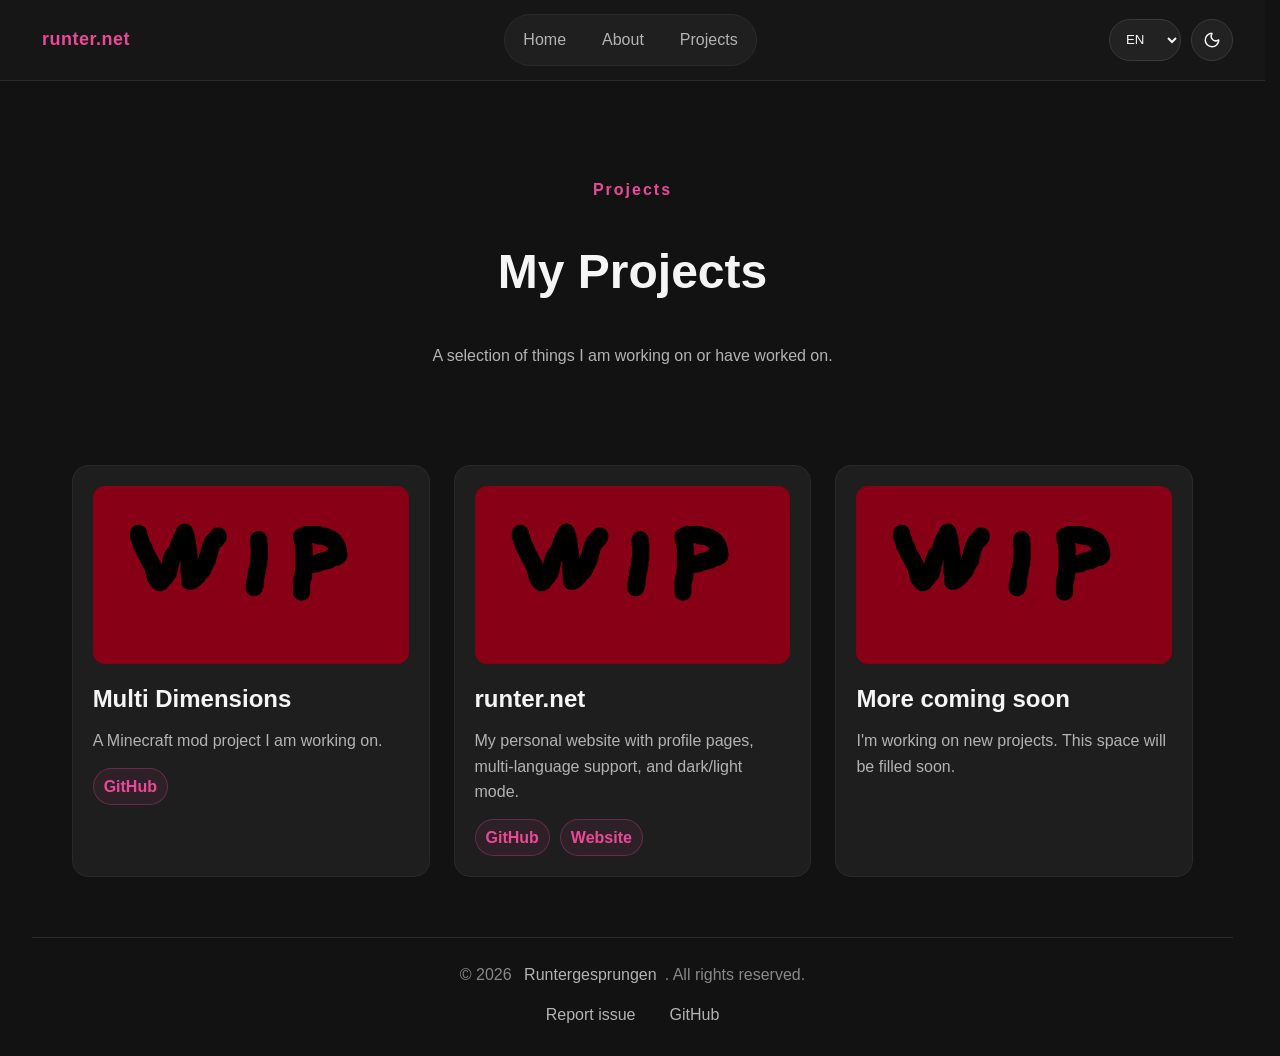
<file: en/projects/index.html>
<!DOCTYPE html>
<html lang="en">
<head>
  <meta charset="UTF-8" />
  <meta name="viewport" content="width=device-width, initial-scale=1.0" />
  <title>Projects | runter.net</title>

  <script src="/theme-preload.js"></script>
  <link rel="stylesheet" href="/style.css" />
</head>
<body data-page="projects">

  <nav class="navbar">
    <a class="logo" href="/en/">runter.net</a>

    <div class="nav-links">
      <a href="/en/">Home</a>
      <a href="/en/about/">About</a>
      <a href="/en/projects/">Projects</a>
    </div>

    <div class="nav-actions">
      <select id="lang-select" aria-label="Language">
        <option value="de">DE</option>
        <option value="en" selected>EN</option>
      </select>

      <button id="theme-toggle" type="button" aria-label="Toggle theme">
        <span class="theme-icon"></span>
      </button>
    </div>
  </nav>

  <header class="hero">
    <p class="tag">Projects</p>
    <h1>My Projects</h1>
    <p class="subtitle">A selection of things I am working on or have worked on.</p>
  </header>

  <main>
    <section class="project-grid">
      <article class="project-card">
        <img class="project-image" src="/assets/projects/multi-dimensions.png" alt="Multi Dimensions preview" />

        <div class="project-content">
          <h2>Multi Dimensions</h2>
          <p>A Minecraft mod project I am working on.</p>

          <div class="project-links">
            <a href="https://github.com/Runtergesprungen/Fabric-Multi-Dimensions" target="_blank" rel="noopener noreferrer">
              GitHub
            </a>
          </div>
        </div>
      </article>

      <article class="project-card">
        <img class="project-image" src="/assets/projects/runter-net.png" alt="runter.net preview" />

        <div class="project-content">
          <h2>runter.net</h2>
          <p>My personal website with profile pages, multi-language support, and dark/light mode.</p>

          <div class="project-links">
            <a href="https://github.com/Runtergesprungen/runter-net" target="_blank" rel="noopener noreferrer">
              GitHub
            </a>

            <a href="/en/" target="_blank" rel="noopener noreferrer">
              Website
            </a>
          </div>
        </div>
      </article>

      <article class="project-card project-placeholder">
        <img class="project-image" src="/assets/projects/placeholder.png" alt="Placeholder image" />

        <div class="project-content">
          <h2>More coming soon</h2>
          <p>I'm working on new projects. This space will be filled soon.</p>
        </div>
      </article>
    </section>
  </main>

  <footer class="footer">
    <p>
      &copy; 2026
      <a href="/en/about/runtergesprungen/">Runtergesprungen</a>.
      <span>All rights reserved.</span>
    </p>

    <div class="footer-links">
      <a href="https://github.com/Runtergesprungen/runter-net/issues" target="_blank" rel="noopener noreferrer">Report issue</a>
      <a href="https://github.com/Runtergesprungen" target="_blank" rel="noopener noreferrer">GitHub</a>
    </div>
  </footer>

  <script src="/script.js"></script>
</body>
</html>
</file>
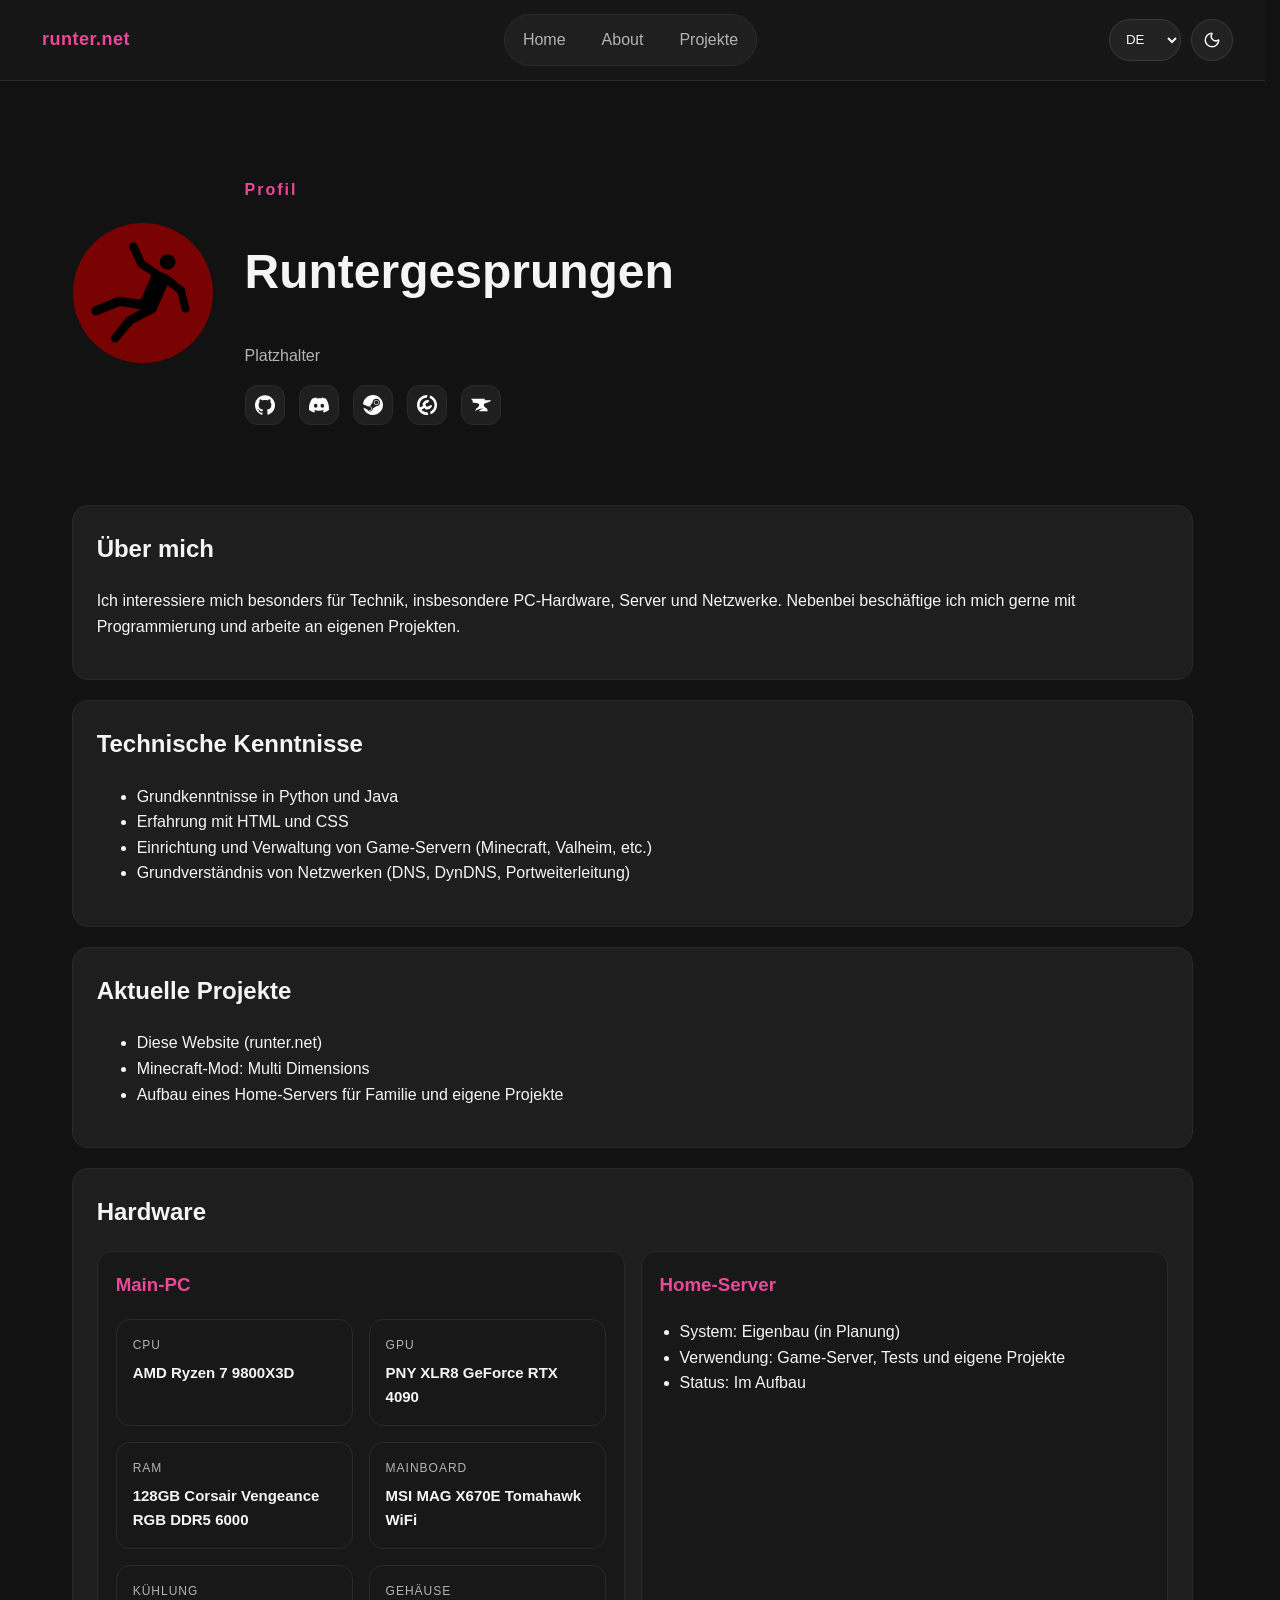
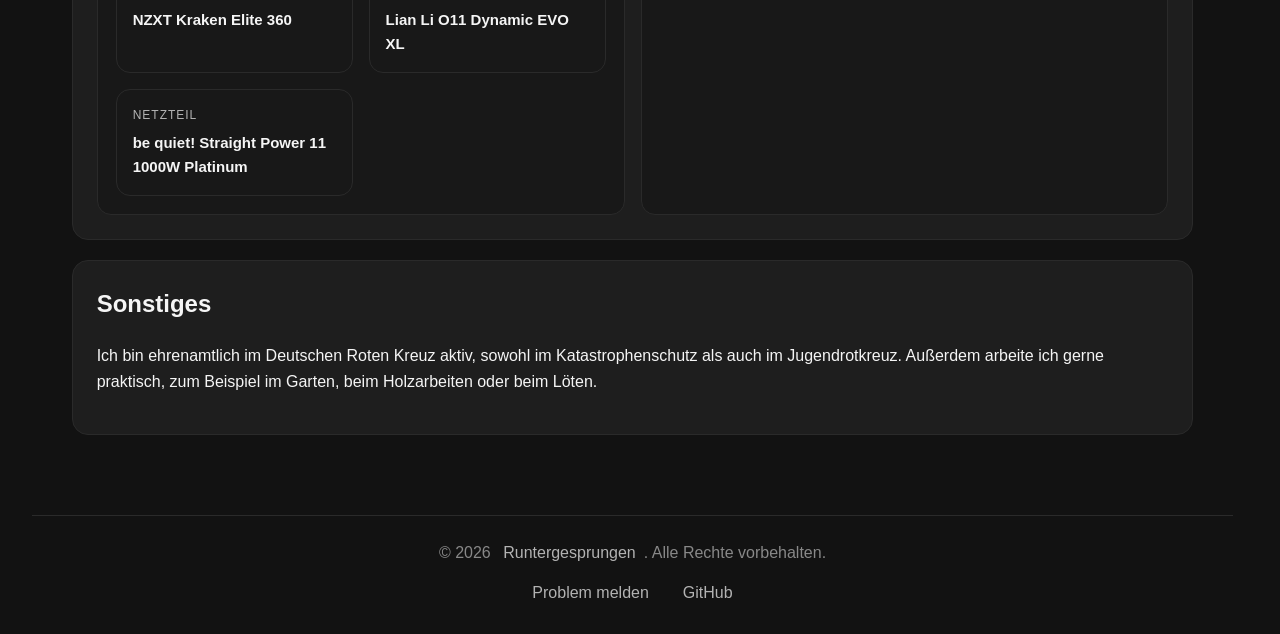
<file: de/about/runtergesprungen/index.html>
<!DOCTYPE html>
<html lang="de">
<head>
  <meta charset="UTF-8" />
  <meta name="viewport" content="width=device-width, initial-scale=1.0" />
  <title>Runtergesprungen | runter.net</title>

  <script src="/theme-preload.js"></script>
  <link rel="stylesheet" href="/style.css" />
</head>
<body data-page="profile-runtergesprungen">

  <nav class="navbar">
    <a class="logo" href="/de/">runter.net</a>

    <div class="nav-links">
      <a href="/de/">Home</a>
      <a href="/de/about/">About</a>
      <a href="/de/projects/">Projekte</a>
    </div>

    <div class="nav-actions">
      <select id="lang-select" aria-label="Sprache">
        <option value="de" selected>DE</option>
        <option value="en">EN</option>
      </select>

      <button id="theme-toggle" type="button" aria-label="Theme wechseln">
        <span class="theme-icon"></span>
      </button>
    </div>
  </nav>

  <header class="profile-hero">
    <img class="profile-large" src="/assets/profile-placeholder.png" alt="Runtergesprungen" />

    <div>
      <p class="tag">Profil</p>
      <h1>Runtergesprungen</h1>
      <p class="subtitle">Platzhalter</p>

      <div class="profile-links">
        <a href="https://github.com/Runtergesprungen" target="_blank" rel="noopener noreferrer" aria-label="GitHub" data-tooltip="GitHub">
          <img src="/assets/icons/github.svg" alt="GitHub">
        </a>

        <a href="https://discord.com/users/479984111671312385" target="_blank" rel="noopener noreferrer" aria-label="Discord" data-tooltip="Discord">
          <img src="/assets/icons/discord.svg" alt="Discord">
        </a>

        <a href="https://steamcommunity.com/id/Runtergesprungen/" target="_blank" rel="noopener noreferrer" aria-label="Steam" data-tooltip="Steam">
          <img src="/assets/icons/steam.svg" alt="Steam">
        </a>

        <a href="https://modrinth.com/user/Runtergesprungen" target="_blank" rel="noopener noreferrer" aria-label="Modrinth" data-tooltip="Modrinth">
          <img src="/assets/icons/modrinth.svg" alt="Modrinth">
        </a>

        <a href="https://www.curseforge.com/members/runtergesprungen/projects" target="_blank" rel="noopener noreferrer" aria-label="CurseForge" data-tooltip="CurseForge">
          <img src="/assets/icons/curseforge.svg" alt="CurseForge">
        </a>
      </div>
    </div>
  </header>

  <main>
    <section class="card">
      <h2>&Uuml;ber mich</h2>
      <p>Ich interessiere mich besonders f&uuml;r Technik, insbesondere PC-Hardware, Server und Netzwerke. Nebenbei besch&auml;ftige ich mich gerne mit Programmierung und arbeite an eigenen Projekten.</p>
    </section>

    <section class="card">
      <h2>Technische Kenntnisse</h2>
      <ul>
        <li>Grundkenntnisse in Python und Java</li>
        <li>Erfahrung mit HTML und CSS</li>
        <li>Einrichtung und Verwaltung von Game-Servern (Minecraft, Valheim, etc.)</li>
        <li>Grundverst&auml;ndnis von Netzwerken (DNS, DynDNS, Portweiterleitung)</li>
      </ul>
    </section>

    <section class="card">
      <h2>Aktuelle Projekte</h2>
      <ul>
        <li>Diese Website (runter.net)</li>
        <li>Minecraft-Mod: Multi Dimensions</li>
        <li>Aufbau eines Home-Servers f&uuml;r Familie und eigene Projekte</li>
      </ul>
    </section>

    <section class="card">
      <h2>Hardware</h2>

      <div class="hardware-grid">
        <div class="hardware-box">
          <h3>Main-PC</h3>

          <div class="spec-grid">
            <div class="spec-card">
              <span class="spec-label">CPU</span>
              <strong>AMD Ryzen 7 9800X3D</strong>
            </div>

            <div class="spec-card">
              <span class="spec-label">GPU</span>
              <strong>PNY XLR8 GeForce RTX 4090</strong>
            </div>

            <div class="spec-card">
              <span class="spec-label">RAM</span>
              <strong>128GB Corsair Vengeance RGB DDR5 6000</strong>
            </div>

            <div class="spec-card">
              <span class="spec-label">Mainboard</span>
              <strong>MSI MAG X670E Tomahawk WiFi</strong>
            </div>

            <div class="spec-card">
              <span class="spec-label">K&uuml;hlung</span>
              <strong>NZXT Kraken Elite 360</strong>
            </div>

            <div class="spec-card">
              <span class="spec-label">Geh&auml;use</span>
              <strong>Lian Li O11 Dynamic EVO XL</strong>
            </div>

            <div class="spec-card">
              <span class="spec-label">Netzteil</span>
              <strong>be quiet! Straight Power 11 1000W Platinum</strong>
            </div>
          </div>
        </div>

        <div class="hardware-box">
          <h3>Home-Server</h3>
          <ul>
            <li>System: Eigenbau (in Planung)</li>
            <li>Verwendung: Game-Server, Tests und eigene Projekte</li>
            <li>Status: Im Aufbau</li>
          </ul>
        </div>
      </div>
    </section>

    <section class="card">
      <h2>Sonstiges</h2>
      <p>Ich bin ehrenamtlich im Deutschen Roten Kreuz aktiv, sowohl im Katastrophenschutz als auch im Jugendrotkreuz. Au&szlig;erdem arbeite ich gerne praktisch, zum Beispiel im Garten, beim Holzarbeiten oder beim L&ouml;ten.</p>
    </section>
  </main>

  <footer class="footer">
    <p>
      &copy; 2026
      <a href="/de/about/runtergesprungen/">Runtergesprungen</a>.
      <span>Alle Rechte vorbehalten.</span>
    </p>

    <div class="footer-links">
      <a href="https://github.com/Runtergesprungen/runter-net/issues" target="_blank" rel="noopener noreferrer">Problem melden</a>
      <a href="https://github.com/Runtergesprungen" target="_blank" rel="noopener noreferrer">GitHub</a>
    </div>
  </footer>

  <script src="/script.js"></script>
</body>
</html>
</file>
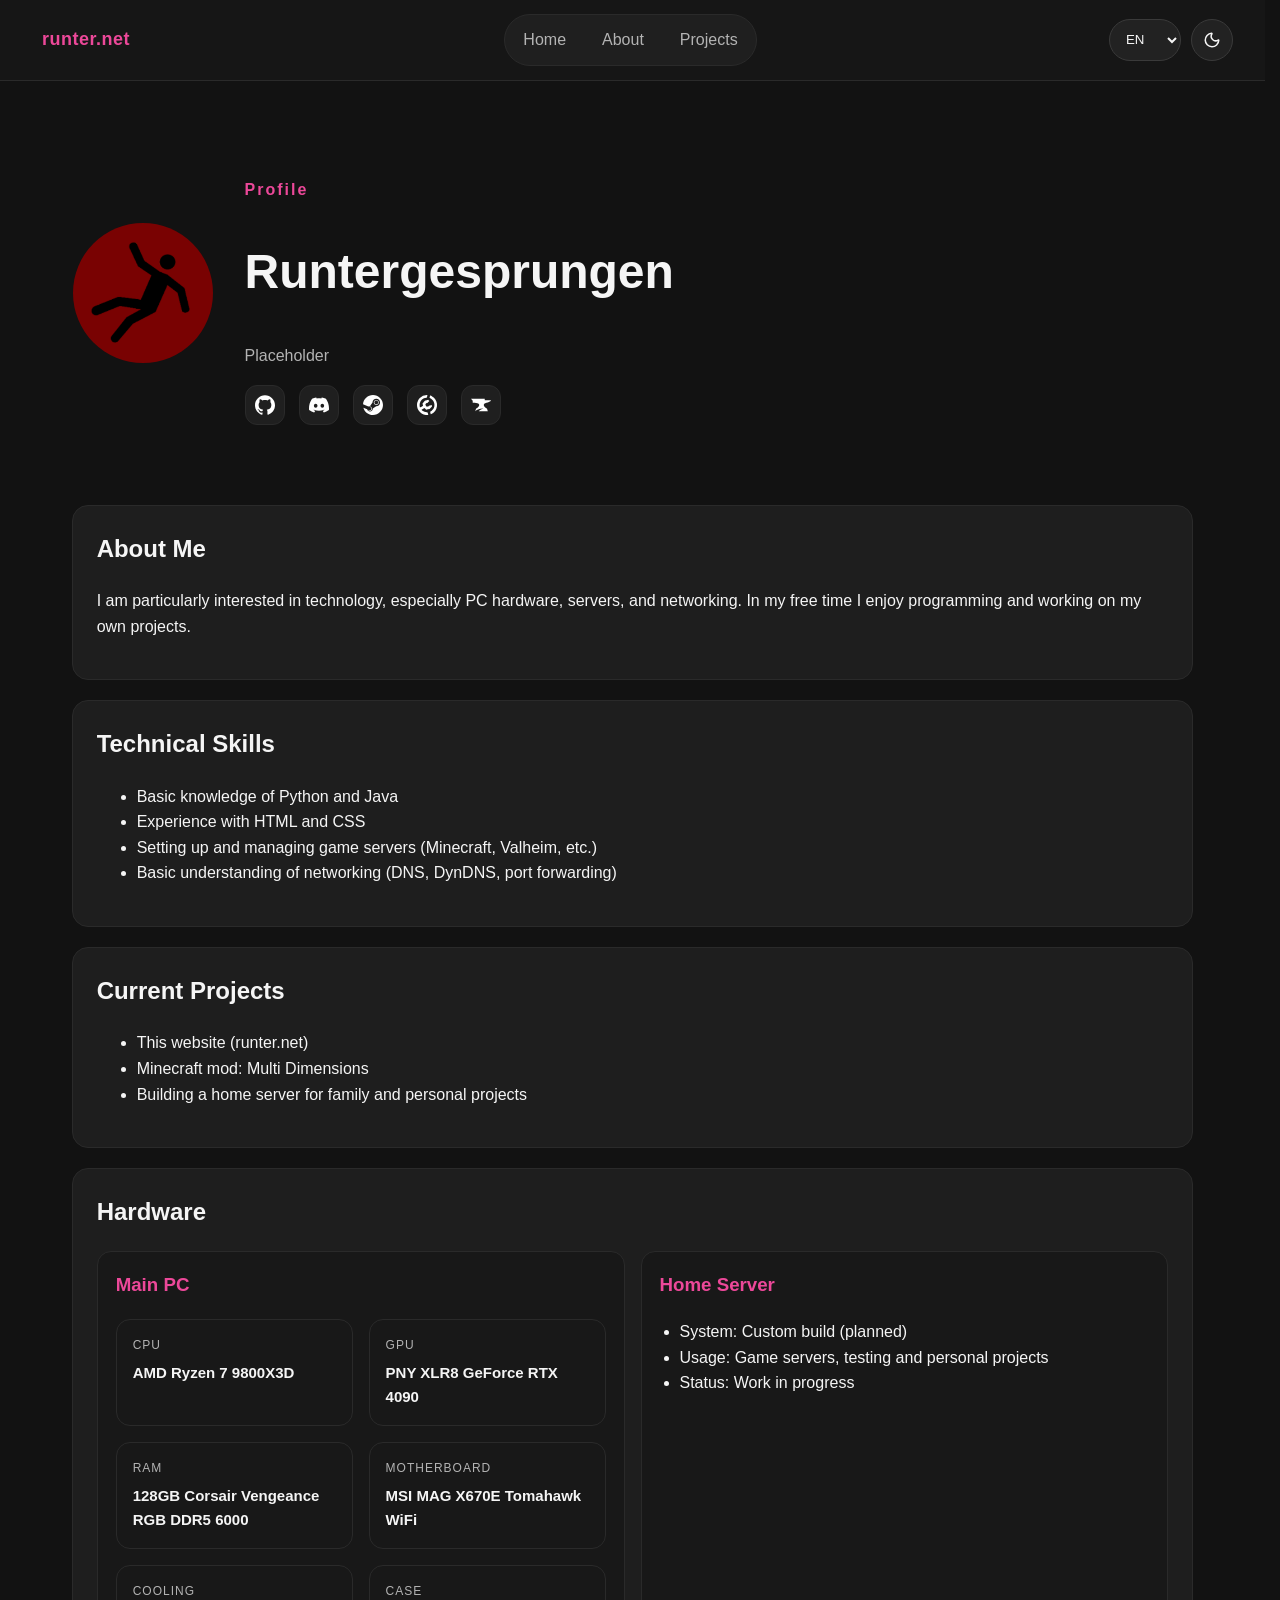
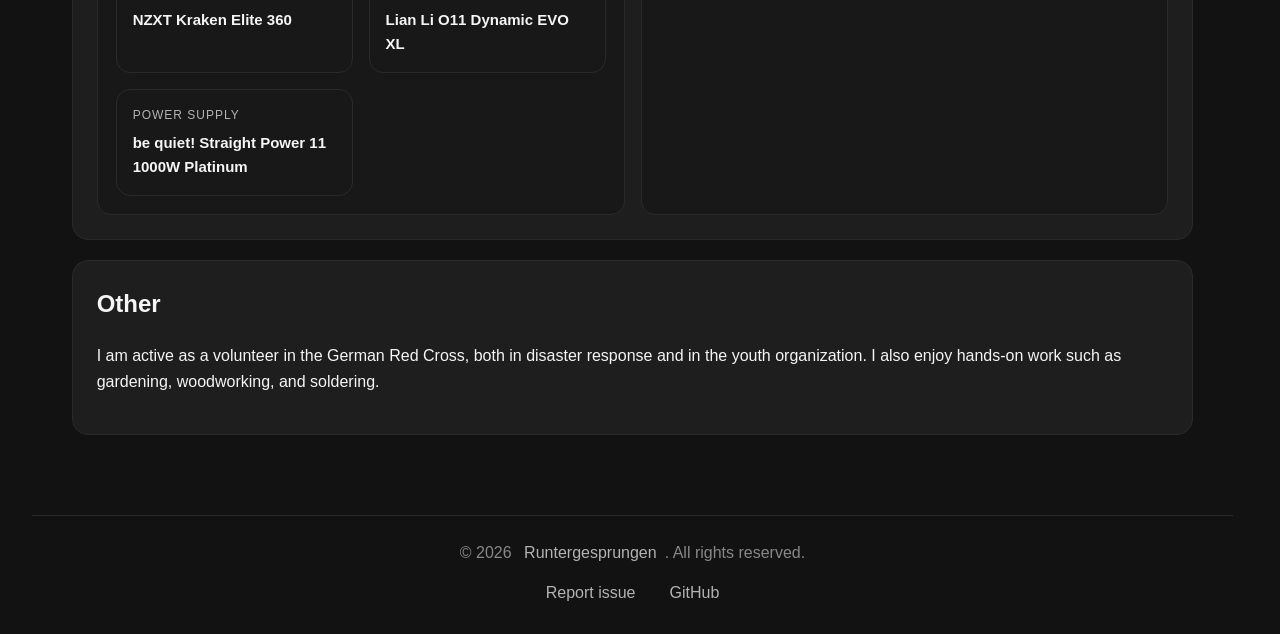
<file: en/about/runtergesprungen/index.html>
<!DOCTYPE html>
<html lang="en">
<head>
  <meta charset="UTF-8" />
  <meta name="viewport" content="width=device-width, initial-scale=1.0" />
  <title>Runtergesprungen | runter.net</title>

  <script src="/theme-preload.js"></script>
  <link rel="stylesheet" href="/style.css" />
</head>
<body data-page="profile-runtergesprungen">

  <nav class="navbar">
    <a class="logo" href="/en/">runter.net</a>

    <div class="nav-links">
      <a href="/en/">Home</a>
      <a href="/en/about/">About</a>
      <a href="/en/projects/">Projects</a>
    </div>

    <div class="nav-actions">
      <select id="lang-select" aria-label="Language">
        <option value="de">DE</option>
        <option value="en" selected>EN</option>
      </select>

      <button id="theme-toggle" type="button" aria-label="Toggle theme">
        <span class="theme-icon"></span>
      </button>
    </div>
  </nav>

  <header class="profile-hero">
    <img class="profile-large" src="/assets/profile-placeholder.png" alt="Runtergesprungen" />

    <div>
      <p class="tag">Profile</p>
      <h1>Runtergesprungen</h1>
      <p class="subtitle">Placeholder</p>

      <div class="profile-links">
        <a href="https://github.com/Runtergesprungen" target="_blank" rel="noopener noreferrer" aria-label="GitHub" data-tooltip="GitHub">
          <img src="/assets/icons/github.svg" alt="GitHub">
        </a>

        <a href="https://discord.com/users/479984111671312385" target="_blank" rel="noopener noreferrer" aria-label="Discord" data-tooltip="Discord">
          <img src="/assets/icons/discord.svg" alt="Discord">
        </a>

        <a href="https://steamcommunity.com/id/Runtergesprungen/" target="_blank" rel="noopener noreferrer" aria-label="Steam" data-tooltip="Steam">
          <img src="/assets/icons/steam.svg" alt="Steam">
        </a>

        <a href="https://modrinth.com/user/Runtergesprungen" target="_blank" rel="noopener noreferrer" aria-label="Modrinth" data-tooltip="Modrinth">
          <img src="/assets/icons/modrinth.svg" alt="Modrinth">
        </a>

        <a href="https://www.curseforge.com/members/runtergesprungen/projects" target="_blank" rel="noopener noreferrer" aria-label="CurseForge" data-tooltip="CurseForge">
          <img src="/assets/icons/curseforge.svg" alt="CurseForge">
        </a>
      </div>
    </div>
  </header>

  <main>
    <section class="card">
      <h2>About Me</h2>
      <p>I am particularly interested in technology, especially PC hardware, servers, and networking. In my free time I enjoy programming and working on my own projects.</p>
    </section>

    <section class="card">
      <h2>Technical Skills</h2>
      <ul>
        <li>Basic knowledge of Python and Java</li>
        <li>Experience with HTML and CSS</li>
        <li>Setting up and managing game servers (Minecraft, Valheim, etc.)</li>
        <li>Basic understanding of networking (DNS, DynDNS, port forwarding)</li>
      </ul>
    </section>

    <section class="card">
      <h2>Current Projects</h2>
      <ul>
        <li>This website (runter.net)</li>
        <li>Minecraft mod: Multi Dimensions</li>
        <li>Building a home server for family and personal projects</li>
      </ul>
    </section>

    <section class="card">
      <h2>Hardware</h2>

      <div class="hardware-grid">
        <div class="hardware-box">
          <h3>Main PC</h3>

          <div class="spec-grid">
            <div class="spec-card">
              <span class="spec-label">CPU</span>
              <strong>AMD Ryzen 7 9800X3D</strong>
            </div>

            <div class="spec-card">
              <span class="spec-label">GPU</span>
              <strong>PNY XLR8 GeForce RTX 4090</strong>
            </div>

            <div class="spec-card">
              <span class="spec-label">RAM</span>
              <strong>128GB Corsair Vengeance RGB DDR5 6000</strong>
            </div>

            <div class="spec-card">
              <span class="spec-label">Motherboard</span>
              <strong>MSI MAG X670E Tomahawk WiFi</strong>
            </div>

            <div class="spec-card">
              <span class="spec-label">Cooling</span>
              <strong>NZXT Kraken Elite 360</strong>
            </div>

            <div class="spec-card">
              <span class="spec-label">Case</span>
              <strong>Lian Li O11 Dynamic EVO XL</strong>
            </div>

            <div class="spec-card">
              <span class="spec-label">Power Supply</span>
              <strong>be quiet! Straight Power 11 1000W Platinum</strong>
            </div>
          </div>
        </div>

        <div class="hardware-box">
          <h3>Home Server</h3>
          <ul>
            <li>System: Custom build (planned)</li>
            <li>Usage: Game servers, testing and personal projects</li>
            <li>Status: Work in progress</li>
          </ul>
        </div>
      </div>
    </section>

    <section class="card">
      <h2>Other</h2>
      <p>I am active as a volunteer in the German Red Cross, both in disaster response and in the youth organization. I also enjoy hands-on work such as gardening, woodworking, and soldering.</p>
    </section>
  </main>

  <footer class="footer">
    <p>
      &copy; 2026
      <a href="/en/about/runtergesprungen/">Runtergesprungen</a>.
      <span>All rights reserved.</span>
    </p>

    <div class="footer-links">
      <a href="https://github.com/Runtergesprungen/runter-net/issues" target="_blank" rel="noopener noreferrer">Report issue</a>
      <a href="https://github.com/Runtergesprungen" target="_blank" rel="noopener noreferrer">GitHub</a>
    </div>
  </footer>

  <script src="/script.js"></script>
</body>
</html>
</file>
<file: style.css>
/* Prevent layout shift from scrollbar */
html {
  scrollbar-gutter: stable;
  overflow-y: scroll;
  min-height: 100%;
  background: #121212;
}

* {
  box-sizing: border-box;
}

/* Base */

body {
  margin: 0;
  min-height: 100vh;
  font-family: Arial, sans-serif;
  background: #121212;
  color: #f5f5f5;
  line-height: 1.6;
  transition: background 0.15s ease, color 0.15s ease, opacity 0.18s ease;
}

html.light-theme-loading {
  background: #f8fafc;
}

html.light-theme-loading body {
  background: #f8fafc;
  color: #172033;
}

.card,
.member-card,
.hardware-box,
.spec-card,
.project-card,
.navbar,
.nav-links,
.profile-links a,
.footer a,
button,
select {
  transition:
    background 0.15s ease,
    color 0.15s ease,
    border-color 0.15s ease,
    box-shadow 0.15s ease,
    transform 0.2s ease;
}

/* Navbar */

.navbar {
  display: flex;
  justify-content: space-between;
  align-items: center;
  gap: 24px;
  padding: 14px 32px;
  background: rgba(24, 24, 24, 0.9);
  border-bottom: 1px solid #2a2a2a;
  position: sticky;
  top: 0;
  z-index: 100;
  backdrop-filter: blur(12px);
}

.logo {
  color: #ec4899;
  text-decoration: none;
  font-weight: 800;
  letter-spacing: 0.5px;
  font-size: 18px;
  padding: 6px 10px;
  border-radius: 999px;
  display: inline-block;
  min-width: 120px;
  transition: color 0.2s ease, background 0.2s ease;
}

.logo:hover {
  color: #f472b6;
  background: #2a2a2a;
}

.nav-links {
  display: flex;
  gap: 8px;
  padding: 4px;
  background: #1f1f1f;
  border: 1px solid #2a2a2a;
  border-radius: 999px;
  min-width: 170px;
  justify-content: center;
}

.nav-links a {
  color: #b3b3b3;
  text-decoration: none;
  font-weight: 500;
  padding: 8px 14px;
  border-radius: 999px;
  transition: color 0.2s ease, background 0.2s ease;
}

.nav-links a:hover {
  color: #f5f5f5;
  background: #2a2a2a;
}

/* Controls */

.nav-actions {
  display: flex;
  align-items: center;
  gap: 10px;
  min-width: 120px;
  justify-content: flex-end;
}

button,
select {
  height: 42px;
  line-height: 1;
  display: inline-flex;
  align-items: center;
  justify-content: center;
  vertical-align: middle;
  padding: 0 12px;
  border: 1px solid #3a3a3a;
  border-radius: 999px;
  background: #222;
  color: #f5f5f5;
  cursor: pointer;
}

#lang-select {
  width: 72px;
}

#theme-toggle {
  width: 42px;
  padding: 0;
}

button:hover,
select:hover {
  background: #2e2e2e;
}

/* Unified hover glow */

button:hover,
select:hover,
.nav-links a:hover,
.footer a:hover {
  border-color: #ec4899;
  box-shadow: 0 0 10px rgba(236, 72, 153, 0.4);
}

button:focus,
select:focus,
a:focus {
  outline: 2px solid #ec4899;
  outline-offset: 4px;
  box-shadow: 0 0 0 4px rgba(236, 72, 153, 0.25);
}

.theme-icon {
  width: 18px;
  height: 18px;
  display: inline-block;
}

.theme-icon::before {
  content: "";
  width: 100%;
  height: 100%;
  display: block;
  background: currentColor;
  mask: url("/assets/icons/moon.svg") center / contain no-repeat;
  -webkit-mask: url("/assets/icons/moon.svg") center / contain no-repeat;
}

body.light-theme .theme-icon::before,
html.light-theme-loading .theme-icon::before {
  mask: url("/assets/icons/sun.svg") center / contain no-repeat;
  -webkit-mask: url("/assets/icons/sun.svg") center / contain no-repeat;
}

/* Hero */

.hero {
  padding: 80px 24px 60px;
  text-align: center;
}

.tag {
  color: #ec4899;
  font-weight: bold;
  letter-spacing: 2px;
}

h1 {
  font-size: 48px;
}

.subtitle {
  color: #b3b3b3;
}

/* Main */

main {
  width: 95%;
  max-width: 1800px;
  margin: auto;
  padding: 20px 40px;
}

/* Cards */

.card {
  background: #1e1e1e;
  padding: 24px;
  border-radius: 16px;
  margin-bottom: 20px;
  border: 1px solid #2a2a2a;
}

.card h2 {
  margin-top: 0;
}

body:not(.light-theme) .card a {
  color: #f472b6;
  font-weight: 600;
  text-decoration: none;
  border-radius: 6px;
  padding: 1px 4px;
  margin: -1px -4px;
  background:
    linear-gradient(rgba(236, 72, 153, 0.18), rgba(236, 72, 153, 0.18)) left bottom / 100% 1px no-repeat;
  transition: color 0.15s ease, background 0.15s ease, box-shadow 0.15s ease;
}

body:not(.light-theme) .card a:hover {
  color: #f9a8d4;
  background-color: rgba(236, 72, 153, 0.12);
  box-shadow: 0 0 14px rgba(236, 72, 153, 0.16);
}

/* Member list */

.member-list {
  display: grid;
  gap: 24px;
  grid-template-columns: repeat(auto-fit, minmax(340px, 1fr));
  align-items: stretch;
}

/* Member card */

.member-card {
  display: flex;
  align-items: center;
  gap: 16px;
  padding: 24px;
  border-radius: 16px;
  background: #1e1e1e;
  border: 1px solid #2a2a2a;
  text-decoration: none;
  color: inherit;
  min-height: 140px;
  height: 100%;
  overflow: hidden;
}

.member-card:hover {
  background: #242424;
}

.member-card h2 {
  margin: 0 0 4px;
  font-size: clamp(16px, 1.6vw, 24px);
  max-width: 100%;
  white-space: nowrap;
}

.member-card p {
  margin: 0;
  color: #b3b3b3;
}

.member-card.red:hover {
  border-color: #dc2626;
  box-shadow: 0 0 12px rgba(220, 38, 38, 0.4);
}

.member-card.purple:hover {
  border-color: #9333ea;
  box-shadow: 0 0 12px rgba(147, 51, 234, 0.4);
}

.member-card.red h2 {
  color: #f87171;
}

.member-card.purple h2 {
  color: #c084fc;
}

/* Profile */

.profile-picture {
  width: 72px;
  height: 72px;
  border-radius: 50%;
  background: #2a2a2a;
}

.profile-large {
  width: 140px;
  height: 140px;
  border-radius: 50%;
  background: #2a2a2a;
  object-fit: cover;
  flex-shrink: 0;
}

.profile-hero {
  width: 95%;
  max-width: 1200px;
  margin: auto;
  padding: 80px 40px 60px;
  display: flex;
  align-items: center;
  gap: 32px;
}

.profile-links {
  display: flex;
  gap: 14px;
  margin-top: 16px;
}

.profile-links a {
  position: relative;
  width: 40px;
  height: 40px;
  display: inline-flex;
  align-items: center;
  justify-content: center;
  border-radius: 12px;
  background: #1f1f1f;
  border: 1px solid #2a2a2a;
}

.profile-links a:hover {
  transform: translateY(-3px) scale(1.05);
}

.profile-links img {
  width: 20px;
  height: 20px;
}

/* Tooltips */

.profile-links a::after {
  content: attr(data-tooltip);
  position: absolute;
  bottom: -36px;
  left: 50%;
  transform: translateX(-50%) translateY(-4px);
  background: #1f1f1f;
  color: #f5f5f5;
  border: 1px solid #2a2a2a;
  padding: 5px 9px;
  border-radius: 8px;
  font-size: 13px;
  white-space: nowrap;
  opacity: 0;
  pointer-events: none;
  transition: opacity 0.2s ease, transform 0.2s ease;
}

.profile-links a:hover::after,
.profile-links a:focus::after {
  opacity: 1;
  transform: translateX(-50%) translateY(0);
}

/* Brand hover colors */

.profile-links a[aria-label="GitHub"]:hover {
  border-color: #ec4899;
  box-shadow: 0 0 12px rgba(236, 72, 153, 0.5);
}

.profile-links a[aria-label="Discord"]:hover {
  border-color: #5865F2;
  box-shadow: 0 0 12px rgba(88, 101, 242, 0.5);
}

.profile-links a[aria-label="Steam"]:hover {
  border-color: #66c0f4;
  box-shadow: 0 0 12px rgba(102, 192, 244, 0.5);
}

.profile-links a[aria-label="Modrinth"]:hover {
  border-color: #1bd96a;
  box-shadow: 0 0 12px rgba(27, 217, 106, 0.5);
}

.profile-links a[aria-label="CurseForge"]:hover {
  border-color: #f16436;
  box-shadow: 0 0 12px rgba(241, 100, 54, 0.5);
}

/* Hardware */

.hardware-grid {
  display: grid;
  gap: 16px;
  grid-template-columns: repeat(auto-fit, minmax(260px, 1fr));
}

.hardware-box {
  background: #181818;
  border: 1px solid #2a2a2a;
  border-radius: 14px;
  padding: 18px;
}

.hardware-box h3 {
  margin-top: 0;
  color: #ec4899;
}

.hardware-box ul {
  margin-bottom: 0;
  padding-left: 20px;
}

/* Spec grid */

.spec-grid {
  display: grid;
  gap: 16px;
  grid-template-columns: repeat(auto-fit, minmax(220px, 1fr));
}

.spec-card {
  background: #181818;
  border: 1px solid #2a2a2a;
  border-radius: 14px;
  padding: 16px;
  display: flex;
  flex-direction: column;
  gap: 6px;
}

.spec-card:hover {
  border-color: #ec4899;
  box-shadow: 0 0 10px rgba(236, 72, 153, 0.3);
  transform: translateY(-2px);
}

.spec-label {
  font-size: 12px;
  color: #b3b3b3;
  letter-spacing: 1px;
  text-transform: uppercase;
}

.spec-card strong {
  font-size: 15px;
  color: #f5f5f5;
}

/* Projects */

.project-grid {
  display: grid;
  gap: 24px;
  grid-template-columns: repeat(auto-fit, minmax(280px, 1fr));
}

.project-card {
  display: flex;
  flex-direction: column;
  color: inherit;
  background: #1e1e1e;
  border: 1px solid #2a2a2a;
  border-radius: 16px;
  padding: 20px;
  overflow: hidden;
  transition:
    background 0.15s ease,
    color 0.15s ease,
    border-color 0.15s ease,
    box-shadow 0.15s ease,
    transform 0.2s ease;
}

.project-card:hover {
  border-color: #ec4899;
  box-shadow: 0 0 12px rgba(236, 72, 153, 0.3);
  transform: translateY(-3px);
}

.project-image {
  width: 100%;
  aspect-ratio: 16 / 9;
  object-fit: cover;
  background: #2a2a2a;
  border-radius: 12px;
  margin-bottom: 16px;
}

.project-content {
  display: flex;
  flex-direction: column;
  gap: 10px;
}

.project-card h2 {
  margin: 0;
}

.project-card p {
  margin: 0;
  color: #b3b3b3;
}

.project-links {
  display: flex;
  gap: 10px;
  flex-wrap: wrap;
  margin-top: 4px;
}

.project-links a {
  color: #ec4899;
  text-decoration: none;
  font-weight: 600;
  border: 1px solid rgba(236, 72, 153, 0.3);
  border-radius: 999px;
  padding: 5px 10px;
  background: rgba(236, 72, 153, 0.08);
  transition: color 0.15s ease, background 0.15s ease, border-color 0.15s ease, box-shadow 0.15s ease;
}

.project-links a:hover {
  color: #f9a8d4;
  background: rgba(236, 72, 153, 0.16);
  border-color: #ec4899;
  box-shadow: 0 0 12px rgba(236, 72, 153, 0.2);
}

/* Footer */

.footer {
  width: 95%;
  max-width: 1800px;
  margin: 40px auto 0;
  padding: 24px 40px;
  border-top: 1px solid #2a2a2a;
  color: #888;
  text-align: center;
}

.footer p {
  margin: 0;
}

.footer-links {
  margin-top: 10px;
  display: flex;
  justify-content: center;
  gap: 18px;
  flex-wrap: wrap;
}

.footer a {
  color: #b3b3b3;
  text-decoration: none;
  border-radius: 999px;
  padding: 4px 8px;
}

.footer a:hover {
  color: #ec4899;
}

/* Light mode */

body.light-theme,
html.light-theme-loading body {
  background:
    linear-gradient(180deg, #ffffff 0, #f8fafc 280px, #eef2f7 100%);
  color: #172033;
}

body.light-theme .navbar,
html.light-theme-loading .navbar {
  background: rgba(255, 255, 255, 0.82);
  border-bottom-color: rgba(148, 163, 184, 0.35);
  box-shadow: 0 10px 30px rgba(15, 23, 42, 0.06);
}

body.light-theme .logo,
html.light-theme-loading .logo {
  color: #be185d;
}

body.light-theme .logo:hover,
html.light-theme-loading .logo:hover {
  color: #9d174d;
  background: #fdf2f8;
}

body.light-theme .nav-links,
html.light-theme-loading .nav-links {
  background: rgba(241, 245, 249, 0.82);
  border-color: rgba(203, 213, 225, 0.8);
}

body.light-theme .nav-links a,
html.light-theme-loading .nav-links a {
  color: #526174;
}

body.light-theme .nav-links a:hover,
html.light-theme-loading .nav-links a:hover {
  color: #172033;
  background: #ffffff;
  box-shadow: 0 6px 18px rgba(15, 23, 42, 0.08);
}

body.light-theme button,
body.light-theme select,
html.light-theme-loading button,
html.light-theme-loading select {
  background: #ffffff;
  color: #172033;
  border-color: #cbd5e1;
  box-shadow: 0 4px 14px rgba(15, 23, 42, 0.06);
}

body.light-theme button:hover,
body.light-theme select:hover,
html.light-theme-loading button:hover,
html.light-theme-loading select:hover {
  background: #fdf2f8;
  border-color: #f9a8d4;
}

body.light-theme .subtitle,
body.light-theme .member-card p,
body.light-theme .spec-label,
body.light-theme .project-card p,
html.light-theme-loading .subtitle,
html.light-theme-loading .member-card p,
html.light-theme-loading .spec-label,
html.light-theme-loading .project-card p {
  color: #526174;
}

body.light-theme .card,
body.light-theme .member-card,
body.light-theme .hardware-box,
body.light-theme .spec-card,
body.light-theme .project-card,
html.light-theme-loading .card,
html.light-theme-loading .member-card,
html.light-theme-loading .hardware-box,
html.light-theme-loading .spec-card,
html.light-theme-loading .project-card {
  background: rgba(255, 255, 255, 0.92);
  border-color: rgba(203, 213, 225, 0.85);
  box-shadow: 0 10px 26px rgba(15, 23, 42, 0.07);
}

body.light-theme .card:hover,
body.light-theme .hardware-box:hover,
body.light-theme .spec-card:hover,
body.light-theme .project-card:hover,
html.light-theme-loading .card:hover,
html.light-theme-loading .hardware-box:hover,
html.light-theme-loading .spec-card:hover,
html.light-theme-loading .project-card:hover {
  box-shadow: 0 16px 36px rgba(15, 23, 42, 0.1);
}

body.light-theme .card h2,
body.light-theme .spec-card strong,
body.light-theme .project-card h2,
html.light-theme-loading .card h2,
html.light-theme-loading .spec-card strong,
html.light-theme-loading .project-card h2 {
  color: #172033;
}

body.light-theme .card a,
html.light-theme-loading .card a {
  color: #8f2857;
  font-weight: 600;
  text-decoration: none;
  border-radius: 6px;
  padding: 1px 4px;
  margin: -1px -4px;
  background:
    linear-gradient(rgba(143, 40, 87, 0.22), rgba(143, 40, 87, 0.22)) left bottom / 100% 1px no-repeat;
  transition: color 0.15s ease, background 0.15s ease, box-shadow 0.15s ease;
}

body.light-theme .card a:hover,
html.light-theme-loading .card a:hover {
  color: #64193b;
  background-color: rgba(143, 40, 87, 0.08);
  box-shadow: 0 0 0 1px rgba(143, 40, 87, 0.08);
}

body.light-theme .hardware-box h3,
html.light-theme-loading .hardware-box h3 {
  color: #be185d;
}

body.light-theme .member-card:hover,
body.light-theme .profile-links a:hover,
body.light-theme .spec-card:hover,
body.light-theme .project-card:hover,
html.light-theme-loading .member-card:hover,
html.light-theme-loading .profile-links a:hover,
html.light-theme-loading .spec-card:hover,
html.light-theme-loading .project-card:hover {
  background: #fff7fb;
  border-color: #ec4899;
}

body.light-theme .profile-links a,
html.light-theme-loading .profile-links a {
  background: #ffffff;
  border-color: #dbe3ee;
  box-shadow: 0 6px 18px rgba(15, 23, 42, 0.07);
}

body.light-theme .profile-picture,
body.light-theme .profile-large,
body.light-theme .project-image,
html.light-theme-loading .profile-picture,
html.light-theme-loading .profile-large,
html.light-theme-loading .project-image {
  background: #e2e8f0;
  border: 1px solid rgba(203, 213, 225, 0.8);
}

body.light-theme .profile-links a::after,
html.light-theme-loading .profile-links a::after {
  background: #ffffff;
  color: #172033;
  border-color: #dbe3ee;
  box-shadow: 0 8px 22px rgba(15, 23, 42, 0.12);
}

body.light-theme .profile-links img,
html.light-theme-loading .profile-links img {
  filter: invert(1);
}

body.light-theme .project-links a,
html.light-theme-loading .project-links a {
  color: #8f2857;
  background: rgba(143, 40, 87, 0.05);
  border-color: rgba(143, 40, 87, 0.14);
  padding: 5px 10px;
}

body.light-theme .project-links a:hover,
html.light-theme-loading .project-links a:hover {
  color: #64193b;
  background: rgba(143, 40, 87, 0.1);
  border-color: rgba(143, 40, 87, 0.24);
  box-shadow: 0 6px 16px rgba(100, 25, 59, 0.08);
}

body.light-theme .footer,
html.light-theme-loading .footer {
  border-top-color: rgba(203, 213, 225, 0.85);
  color: #64748b;
}

body.light-theme .footer a,
html.light-theme-loading .footer a {
  color: #526174;
}

body.light-theme .footer a:hover,
html.light-theme-loading .footer a:hover {
  color: #be185d;
}

/* Mobile */

@media (max-width: 700px) {
  .navbar {
    flex-wrap: wrap;
    padding: 14px 16px;
    gap: 12px;
  }

  .logo {
    min-width: auto;
    max-width: calc(100vw - 160px);
    overflow-wrap: anywhere;
  }

  .nav-actions {
    min-width: auto;
    margin-left: auto;
  }

  .nav-links {
    order: 3;
    width: 100%;
    justify-content: center;
  }

  main {
    width: 100%;
    padding: 20px 16px;
  }

  .member-list {
    grid-template-columns: 1fr;
    width: 100%;
  }

  .member-card {
    width: 100%;
  }

  .profile-hero {
    width: 100%;
    padding: 60px 16px 40px;
    flex-direction: column;
    text-align: center;
  }

  h1 {
    font-size: clamp(32px, 10vw, 48px);
    overflow-wrap: anywhere;
  }

  .profile-links {
    justify-content: center;
  }

  .footer {
    width: 100%;
    padding: 24px 16px;
  }
}
</file>
